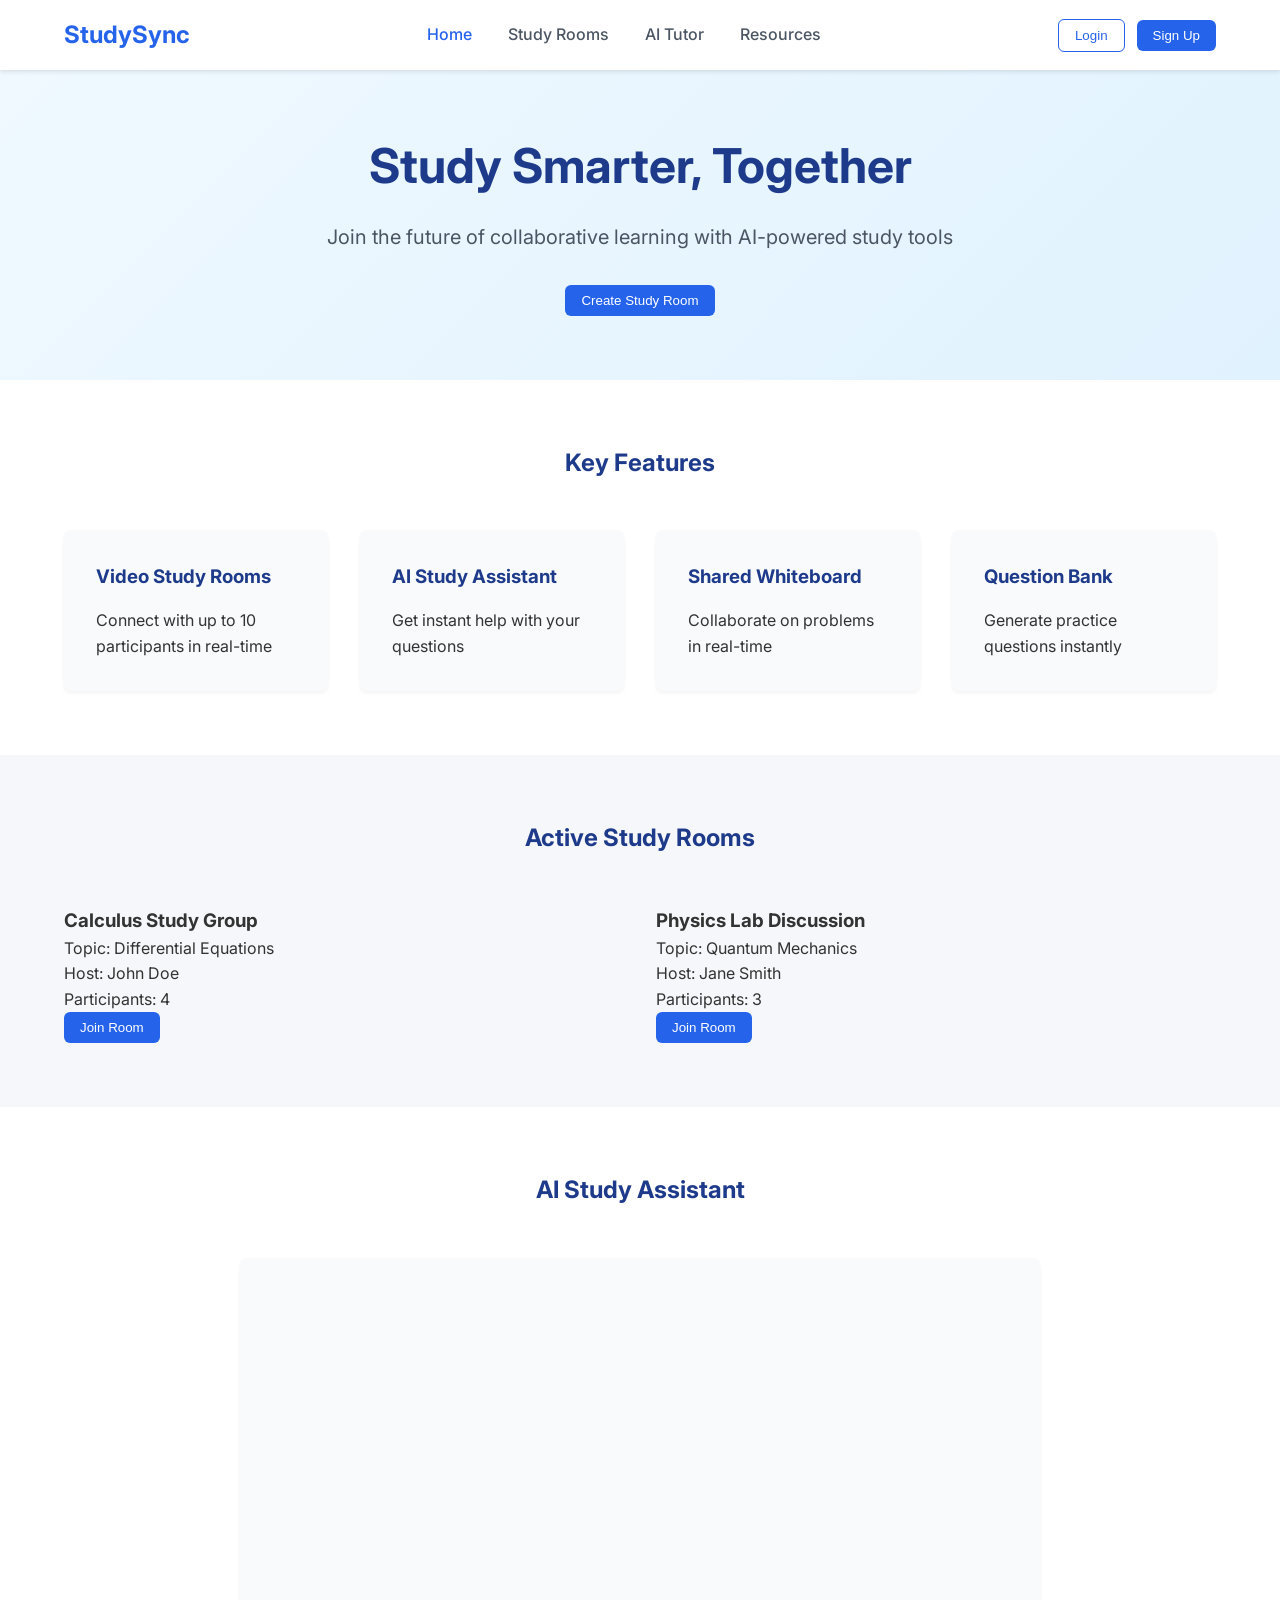
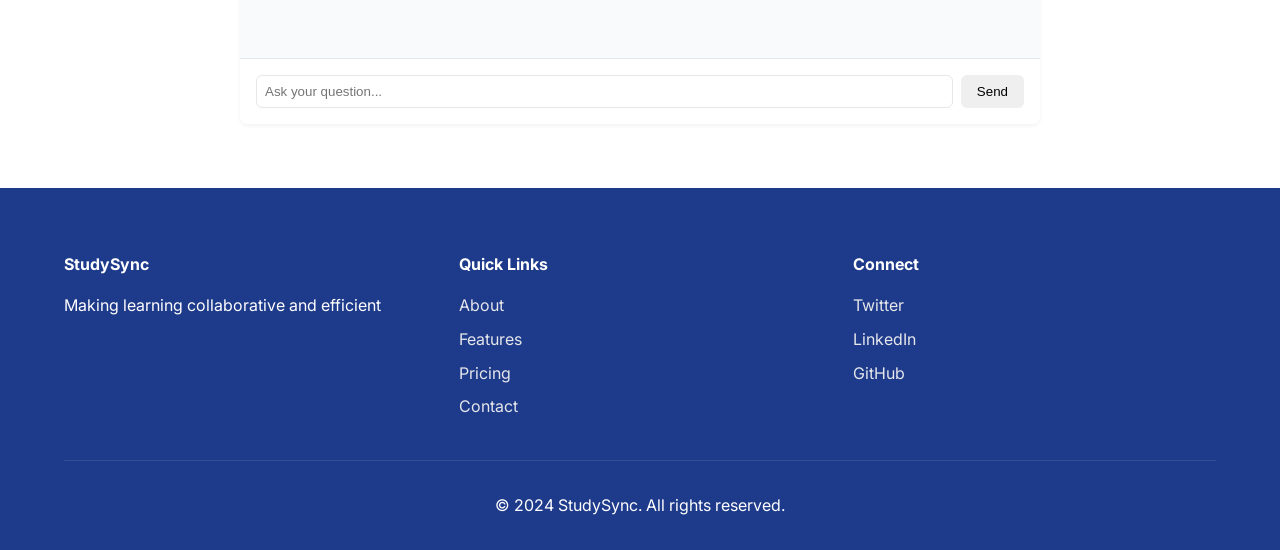
<file: projects_source/studysync-learning/frontend/index.html>
<!DOCTYPE html>
<html lang="en">
<head>
    <meta charset="UTF-8">
    <meta name="viewport" content="width=device-width, initial-scale=1.0">
    <title>StudySync - AI-Powered Group Study Hub</title>
    <link rel="stylesheet" href="css/style.css">
    <link href="https://fonts.googleapis.com/css2?family=Inter:wght@400;500;600;700&display=swap" rel="stylesheet">
</head>
<body>
    <nav class="navbar">
        <div class="logo">StudySync</div>
        <div class="nav-links">
            <a href="#" class="active">Home</a>
            <a href="#study-rooms">Study Rooms</a>
            <a href="#ai-tutor">AI Tutor</a>
            <a href="#resources">Resources</a>
        </div>
        <div class="auth-buttons">
            <button class="btn btn-login">Login</button>
            <button class="btn btn-signup">Sign Up</button>
        </div>
    </nav>

    <main>
        <section class="hero">
            <h1>Study Smarter, Together</h1>
            <p>Join the future of collaborative learning with AI-powered study tools</p>
            <button class="btn btn-primary">Create Study Room</button>
        </section>

        <section id="features" class="features">
            <h2>Key Features</h2>
            <div class="feature-grid">
                <div class="feature-card">
                    <h3>Video Study Rooms</h3>
                    <p>Connect with up to 10 participants in real-time</p>
                </div>
                <div class="feature-card">
                    <h3>AI Study Assistant</h3>
                    <p>Get instant help with your questions</p>
                </div>
                <div class="feature-card">
                    <h3>Shared Whiteboard</h3>
                    <p>Collaborate on problems in real-time</p>
                </div>
                <div class="feature-card">
                    <h3>Question Bank</h3>
                    <p>Generate practice questions instantly</p>
                </div>
            </div>
        </section>

        <section id="study-rooms" class="study-rooms">
            <h2>Active Study Rooms</h2>
            <div class="room-grid">
                <!-- Study rooms will be dynamically added here -->
            </div>
        </section>

        <section id="ai-tutor" class="ai-tutor">
            <h2>AI Study Assistant</h2>
            <div class="chat-container">
                <div class="chat-messages">
                    <!-- Chat messages will appear here -->
                </div>
                <div class="chat-input">
                    <input type="text" placeholder="Ask your question...">
                    <button class="btn btn-send">Send</button>
                </div>
            </div>
        </section>
    </main>

    <footer>
        <div class="footer-content">
            <div class="footer-section">
                <h4>StudySync</h4>
                <p>Making learning collaborative and efficient</p>
            </div>
            <div class="footer-section">
                <h4>Quick Links</h4>
                <a href="#">About</a>
                <a href="#">Features</a>
                <a href="#">Pricing</a>
                <a href="#">Contact</a>
            </div>
            <div class="footer-section">
                <h4>Connect</h4>
                <a href="#">Twitter</a>
                <a href="#">LinkedIn</a>
                <a href="#">GitHub</a>
            </div>
        </div>
        <div class="footer-bottom">
            <p>&copy; 2024 StudySync. All rights reserved.</p>
        </div>
    </footer>

    <script src="js/main.js"></script>
</body>
</html>
</file>
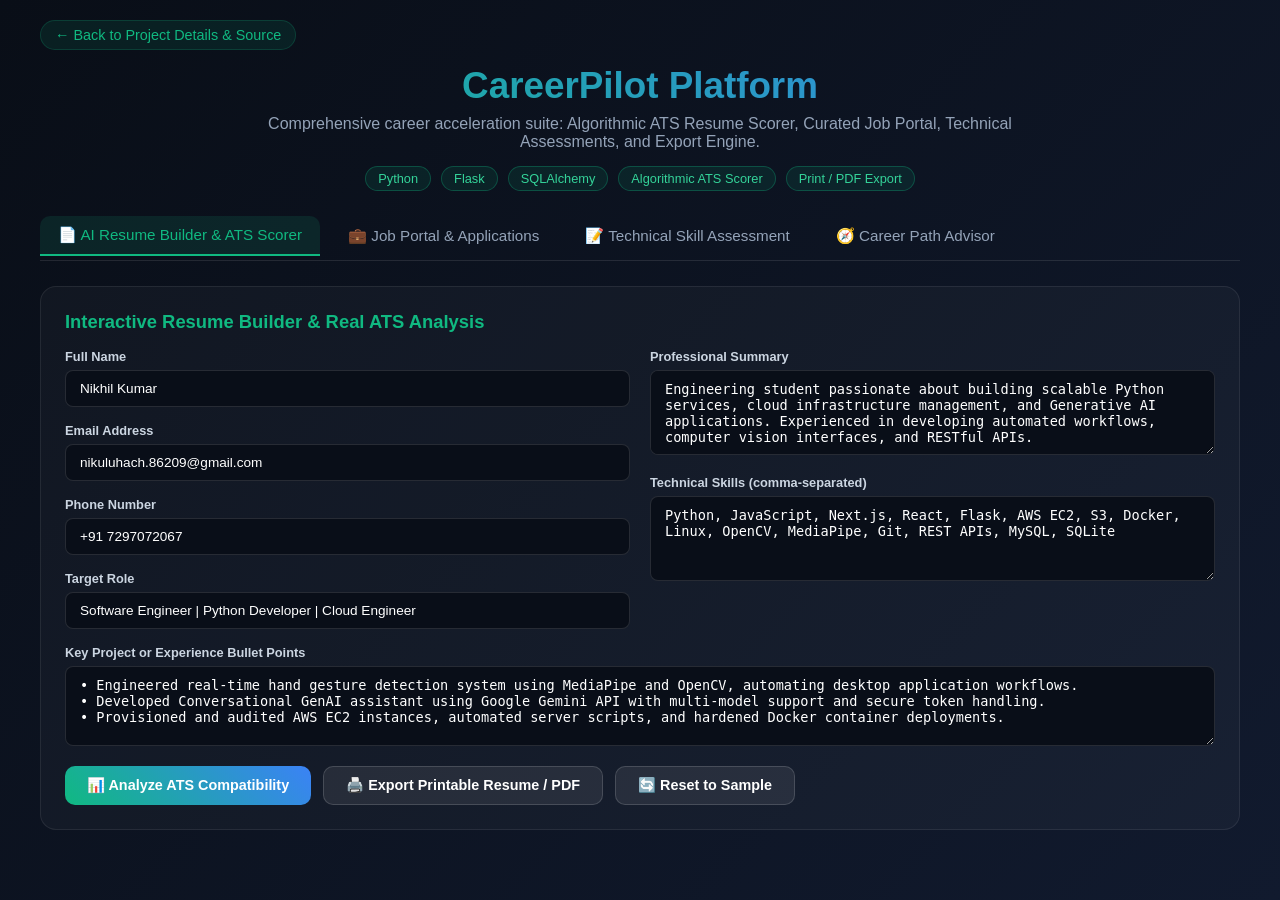
<file: public/projects/careerpilot-platform/index.html>
<!DOCTYPE html>
<html lang="en">
<head>
    <meta charset="UTF-8">
    <meta name="viewport" content="width=device-width, initial-scale=1.0">
    <title>CareerPilot Platform — Interactive Web Demo</title>
    <style>
        * {
            margin: 0;
            padding: 0;
            box-sizing: border-box;
        }
        
        body {
            font-family: -apple-system, BlinkMacSystemFont, 'Segoe UI', Roboto, Helvetica, Arial, sans-serif;
            background: linear-gradient(135deg, #090e17 0%, #111a2e 100%);
            color: #ffffff;
            min-height: 100vh;
            padding: 20px;
        }
        
        .container {
            max-width: 1200px;
            margin: 0 auto;
        }

        .back-nav {
            display: inline-flex;
            align-items: center;
            gap: 6px;
            color: #10b981;
            text-decoration: none;
            font-size: 0.9rem;
            margin-bottom: 15px;
            padding: 6px 14px;
            background: rgba(16, 185, 129, 0.1);
            border: 1px solid rgba(16, 185, 129, 0.2);
            border-radius: 20px;
            transition: all 0.2s;
        }
        .back-nav:hover {
            background: rgba(16, 185, 129, 0.2);
        }
        
        .header {
            text-align: center;
            margin-bottom: 25px;
        }
        
        .header h1 {
            font-size: 2.3rem;
            margin-bottom: 8px;
            background: linear-gradient(45deg, #10b981, #3b82f6);
            -webkit-background-clip: text;
            -webkit-text-fill-color: transparent;
        }
        
        .header p {
            color: #94a3b8;
            font-size: 1rem;
            max-width: 800px;
            margin: 0 auto;
        }
        
        .badges-bar {
            display: flex;
            gap: 10px;
            justify-content: center;
            margin: 15px 0;
            flex-wrap: wrap;
        }
        
        .tech-badge {
            background: rgba(16, 185, 129, 0.1);
            border: 1px solid rgba(16, 185, 129, 0.3);
            padding: 4px 12px;
            border-radius: 20px;
            font-size: 0.8rem;
            color: #34d399;
        }

        /* Navigation Tabs */
        .tabs-nav {
            display: flex;
            gap: 10px;
            border-bottom: 1px solid rgba(255, 255, 255, 0.1);
            margin-bottom: 25px;
            overflow-x: auto;
            padding-bottom: 4px;
        }

        .tab-btn {
            background: transparent;
            border: none;
            color: #94a3b8;
            padding: 10px 18px;
            border-radius: 10px 10px 0 0;
            font-size: 0.95rem;
            font-weight: 500;
            cursor: pointer;
            transition: all 0.2s;
            display: flex;
            align-items: center;
            gap: 8px;
            white-space: nowrap;
        }
        .tab-btn:hover {
            color: #ffffff;
            background: rgba(255, 255, 255, 0.04);
        }
        .tab-btn.active {
            color: #10b981;
            background: rgba(16, 185, 129, 0.12);
            border-bottom: 2px solid #10b981;
        }

        .tab-pane {
            display: none;
            animation: fadeIn 0.3s ease;
        }
        .tab-pane.active {
            display: block;
        }

        @keyframes fadeIn {
            from { opacity: 0; transform: translateY(6px); }
            to { opacity: 1; transform: translateY(0); }
        }

        .card {
            background: rgba(255, 255, 255, 0.03);
            border: 1px solid rgba(255, 255, 255, 0.08);
            border-radius: 16px;
            padding: 24px;
            margin-bottom: 20px;
        }

        /* Form Styles */
        .grid-2 {
            display: grid;
            grid-template-columns: 1fr 1fr;
            gap: 20px;
        }
        @media (max-width: 800px) {
            .grid-2 { grid-template-columns: 1fr; }
        }

        .form-group {
            margin-bottom: 16px;
        }
        .form-group label {
            display: block;
            font-size: 0.8rem;
            font-weight: 600;
            color: #cbd5e1;
            margin-bottom: 6px;
        }
        .form-control {
            width: 100%;
            background: #090e18;
            border: 1px solid rgba(255, 255, 255, 0.12);
            border-radius: 8px;
            padding: 10px 14px;
            color: #ffffff;
            font-size: 0.85rem;
            outline: none;
            transition: border-color 0.2s;
        }
        .form-control:focus {
            border-color: #10b981;
        }
        textarea.form-control {
            resize: vertical;
            min-height: 85px;
        }

        .btn {
            background: linear-gradient(45deg, #10b981, #3b82f6);
            border: none;
            color: white;
            padding: 10px 22px;
            border-radius: 10px;
            font-size: 0.9rem;
            font-weight: 600;
            cursor: pointer;
            transition: all 0.2s;
            display: inline-flex;
            align-items: center;
            gap: 8px;
        }
        .btn:hover {
            transform: translateY(-2px);
            box-shadow: 0 4px 15px rgba(16, 185, 129, 0.3);
        }
        .btn-secondary {
            background: rgba(255, 255, 255, 0.08);
            border: 1px solid rgba(255, 255, 255, 0.15);
        }
        .btn-secondary:hover {
            background: rgba(255, 255, 255, 0.15);
            box-shadow: none;
        }

        /* ATS Score Widget */
        .score-widget {
            background: #08111e;
            border: 1px solid rgba(16, 185, 129, 0.3);
            border-radius: 14px;
            padding: 20px;
            margin-top: 20px;
            display: flex;
            align-items: center;
            gap: 24px;
            flex-wrap: wrap;
        }
        .score-dial {
            width: 90px;
            height: 90px;
            border-radius: 50%;
            border: 6px solid #10b981;
            display: flex;
            flex-direction: column;
            align-items: center;
            justify-content: center;
            font-weight: 800;
            font-size: 1.6rem;
            color: #34d399;
            flex-shrink: 0;
        }
        .score-dial span {
            font-size: 0.65rem;
            font-weight: 500;
            color: #94a3b8;
            margin-top: -3px;
        }
        .score-details {
            flex: 1;
            min-width: 250px;
        }
        .score-details h4 {
            font-size: 1.05rem;
            color: #ffffff;
            margin-bottom: 4px;
        }
        .score-breakdown-list {
            font-size: 0.8rem;
            color: #94a3b8;
            margin-top: 6px;
            line-height: 1.6;
        }

        /* Job Portal Styles */
        .job-card {
            background: rgba(255, 255, 255, 0.02);
            border: 1px solid rgba(255, 255, 255, 0.06);
            border-radius: 12px;
            padding: 16px 20px;
            margin-bottom: 12px;
            display: flex;
            align-items: center;
            justify-content: space-between;
            flex-wrap: wrap;
            gap: 12px;
            transition: all 0.2s;
        }
        .job-card:hover {
            border-color: rgba(59, 130, 246, 0.4);
            background: rgba(59, 130, 246, 0.04);
        }
        .job-info h4 {
            font-size: 1rem;
            color: #ffffff;
            margin-bottom: 3px;
        }
        .job-company {
            font-size: 0.8rem;
            color: #60a5fa;
            margin-bottom: 6px;
        }
        .job-tags {
            display: flex;
            gap: 6px;
            flex-wrap: wrap;
        }
        .job-tag {
            background: rgba(255, 255, 255, 0.06);
            padding: 2px 8px;
            border-radius: 6px;
            font-size: 0.75rem;
            color: #94a3b8;
        }
        .applied-badge {
            font-size: 0.75rem;
            color: #34d399;
            background: rgba(16, 185, 129, 0.15);
            padding: 4px 10px;
            border-radius: 12px;
            border: 1px solid rgba(16, 185, 129, 0.3);
        }

        /* Quiz Styles */
        .quiz-question-box {
            background: #090e18;
            border: 1px solid rgba(255, 255, 255, 0.1);
            border-radius: 12px;
            padding: 20px;
            margin-bottom: 16px;
        }
        .quiz-title {
            font-size: 0.95rem;
            font-weight: 600;
            color: #ffffff;
            margin-bottom: 12px;
        }
        .quiz-option {
            display: block;
            background: rgba(255, 255, 255, 0.04);
            border: 1px solid rgba(255, 255, 255, 0.08);
            border-radius: 8px;
            padding: 10px 14px;
            margin-bottom: 8px;
            font-size: 0.85rem;
            cursor: pointer;
            transition: all 0.2s;
        }
        .quiz-option:hover {
            border-color: #3b82f6;
            background: rgba(59, 130, 246, 0.08);
        }
        .quiz-option.selected {
            border-color: #10b981;
            background: rgba(16, 185, 129, 0.15);
            color: #34d399;
        }

        /* Resume Print Preview modal */
        #resumePreviewModal {
            display: none;
            position: fixed;
            top: 0; left: 0; right: 0; bottom: 0;
            background: rgba(0,0,0,0.8);
            z-index: 1000;
            overflow-y: auto;
            padding: 30px 20px;
        }
        .resume-paper {
            max-width: 800px;
            margin: 0 auto;
            background: #ffffff;
            color: #111827;
            padding: 40px;
            border-radius: 8px;
            font-family: 'Times New Roman', Times, serif;
            box-shadow: 0 10px 30px rgba(0,0,0,0.5);
        }
    </style>
</head>
<body>
    <div class="container">
        <a href="/projects/careerpilot-platform" class="back-nav">
            ← Back to Project Details & Source
        </a>

        <div class="header">
            <h1>CareerPilot Platform</h1>
            <p>Comprehensive career acceleration suite: Algorithmic ATS Resume Scorer, Curated Job Portal, Technical Assessments, and Export Engine.</p>
            <div class="badges-bar">
                <span class="tech-badge">Python</span>
                <span class="tech-badge">Flask</span>
                <span class="tech-badge">SQLAlchemy</span>
                <span class="tech-badge">Algorithmic ATS Scorer</span>
                <span class="tech-badge">Print / PDF Export</span>
            </div>
        </div>

        <!-- Navigation Tabs -->
        <div class="tabs-nav">
            <button class="tab-btn active" onclick="switchTab('tabResume')">
                <span>📄 AI Resume Builder & ATS Scorer</span>
            </button>
            <button class="tab-btn" onclick="switchTab('tabJobs')">
                <span>💼 Job Portal & Applications</span>
            </button>
            <button class="tab-btn" onclick="switchTab('tabQuiz')">
                <span>📝 Technical Skill Assessment</span>
            </button>
            <button class="tab-btn" onclick="switchTab('tabGuidance')">
                <span>🧭 Career Path Advisor</span>
            </button>
        </div>

        <!-- TAB 1: RESUME BUILDER & ATS SCORER -->
        <div id="tabResume" class="tab-pane active">
            <div class="card">
                <h3 style="font-size: 1.15rem; margin-bottom: 16px; color: #10b981;">
                    Interactive Resume Builder & Real ATS Analysis
                </h3>

                <div class="grid-2">
                    <div>
                        <div class="form-group">
                            <label>Full Name</label>
                            <input type="text" id="rName" class="form-control" value="Nikhil Kumar" placeholder="Your Name" />
                        </div>
                        <div class="form-group">
                            <label>Email Address</label>
                            <input type="email" id="rEmail" class="form-control" value="nikuluhach.86209@gmail.com" placeholder="email@example.com" />
                        </div>
                        <div class="form-group">
                            <label>Phone Number</label>
                            <input type="tel" id="rPhone" class="form-control" value="+91 7297072067" placeholder="+1 555-0123" />
                        </div>
                        <div class="form-group">
                            <label>Target Role</label>
                            <input type="text" id="rRole" class="form-control" value="Software Engineer | Python Developer | Cloud Engineer" placeholder="Target Title" />
                        </div>
                    </div>

                    <div>
                        <div class="form-group">
                            <label>Professional Summary</label>
                            <textarea id="rSummary" class="form-control" placeholder="Brief career overview...">Engineering student passionate about building scalable Python services, cloud infrastructure management, and Generative AI applications. Experienced in developing automated workflows, computer vision interfaces, and RESTful APIs.</textarea>
                        </div>
                        <div class="form-group">
                            <label>Technical Skills (comma-separated)</label>
                            <textarea id="rSkills" class="form-control" placeholder="Skills list...">Python, JavaScript, Next.js, React, Flask, AWS EC2, S3, Docker, Linux, OpenCV, MediaPipe, Git, REST APIs, MySQL, SQLite</textarea>
                        </div>
                    </div>
                </div>

                <div class="form-group">
                    <label>Key Project or Experience Bullet Points</label>
                    <textarea id="rExp" class="form-control" style="min-height: 80px;" placeholder="Action verb bullet points...">• Engineered real-time hand gesture detection system using MediaPipe and OpenCV, automating desktop application workflows.
• Developed Conversational GenAI assistant using Google Gemini API with multi-model support and secure token handling.
• Provisioned and audited AWS EC2 instances, automated server scripts, and hardened Docker container deployments.</textarea>
                </div>

                <div style="display: flex; gap: 12px; flex-wrap: wrap;">
                    <button class="btn" onclick="calculateATSScore()">
                        <span>📊 Analyze ATS Compatibility</span>
                    </button>
                    <button class="btn btn-secondary" onclick="openPrintPreview()">
                        <span>🖨️ Export Printable Resume / PDF</span>
                    </button>
                    <button class="btn btn-secondary" onclick="resetResumeFields()">
                        <span>🔄 Reset to Sample</span>
                    </button>
                </div>

                <!-- ATS Scorecard -->
                <div id="atsScorecard" class="score-widget" style="display: none;">
                    <div class="score-dial" id="scoreDial">
                        <span id="scoreValue">88</span>
                        <span>/ 100</span>
                    </div>
                    <div class="score-details">
                        <h4 id="scoreStatus">Great ATS Readiness!</h4>
                        <div class="score-breakdown-list" id="scoreFeedback">
                            <!-- Injected by calculateATSScore -->
                        </div>
                    </div>
                </div>
            </div>
        </div>

        <!-- TAB 2: JOB PORTAL -->
        <div id="tabJobs" class="tab-pane">
            <div class="card">
                <div style="display: flex; justify-content: space-between; align-items: center; margin-bottom: 20px; flex-wrap: wrap; gap: 10px;">
                    <h3 style="font-size: 1.15rem; color: #38bdf8;">
                        Curated Tech Jobs & Application Tracker
                    </h3>
                    <div style="display: flex; gap: 8px;">
                        <input type="text" id="jobSearchInput" class="form-control" placeholder="Filter by skill (Python, Cloud, React)..." style="width: 260px;" oninput="filterJobs()" />
                    </div>
                </div>

                <div id="jobsList">
                    <!-- Jobs populated by JavaScript -->
                </div>
            </div>
        </div>

        <!-- TAB 3: TECHNICAL QUIZ ASSESSMENT -->
        <div id="tabQuiz" class="tab-pane">
            <div class="card">
                <div style="display: flex; justify-content: space-between; align-items: center; margin-bottom: 20px; flex-wrap: wrap; gap: 10px;">
                    <div>
                        <h3 style="font-size: 1.15rem; color: #a78bfa;">Technical Evaluation Quiz</h3>
                        <p style="font-size: 0.8rem; color: #94a3b8;">Test your CS, Python, and Cloud fundamentals</p>
                    </div>
                    <span id="quizScoreBadge" style="font-size: 0.85rem; padding: 4px 12px; background: rgba(167, 139, 250, 0.15); border: 1px solid rgba(167, 139, 250, 0.3); border-radius: 12px; color: #c4b5fd;">
                        Progress: 0 / 4 Completed
                    </span>
                </div>

                <div id="quizContainer">
                    <!-- Questions populated by JS -->
                </div>

                <div style="margin-top: 15px;">
                    <button class="btn" onclick="submitQuiz()">Submit Assessment</button>
                    <button class="btn btn-secondary" onclick="resetQuiz()">Reset Quiz</button>
                </div>
                <div id="quizResults" style="display: none; margin-top: 20px; padding: 15px; border-radius: 10px; background: #08121f; border: 1px solid #10b981;"></div>
            </div>
        </div>

        <!-- TAB 4: CAREER GUIDANCE -->
        <div id="tabGuidance" class="tab-pane">
            <div class="card">
                <h3 style="font-size: 1.15rem; margin-bottom: 12px; color: #f59e0b;">
                    🧭 Career Track Roadmap Advisor
                </h3>
                <p style="font-size: 0.85rem; color: #94a3b8; margin-bottom: 20px;">
                    Select your target specialization to see recommended learning milestones, production projects, and interview focus areas.
                </p>

                <div style="display: flex; gap: 10px; flex-wrap: wrap; margin-bottom: 20px;">
                    <button class="btn btn-secondary" onclick="showTrack('devops')">☁️ Cloud & DevOps Engineer</button>
                    <button class="btn btn-secondary" onclick="showTrack('python')">🐍 Python / Backend Specialist</button>
                    <button class="btn btn-secondary" onclick="showTrack('genai')">🤖 Generative AI & Automation</button>
                    <button class="btn btn-secondary" onclick="showTrack('fullstack')">⚡ Full-Stack Web Developer</button>
                </div>

                <div id="trackContent" style="background: #090f1d; border: 1px solid rgba(255,255,255,0.08); border-radius: 12px; padding: 20px;">
                    <!-- Track Details -->
                </div>
            </div>
        </div>
    </div>

    <!-- Resume Print Preview Modal -->
    <div id="resumePreviewModal">
        <div style="max-width: 800px; margin: 0 auto 15px auto; display: flex; justify-content: space-between; align-items: center;">
            <button class="btn" onclick="window.print()">🖨️ Print to PDF</button>
            <button class="btn btn-secondary" onclick="closePrintPreview()">✕ Close Preview</button>
        </div>
        <div class="resume-paper" id="printableResume">
            <!-- Populated on open -->
        </div>
    </div>

    <script>
        function switchTab(tabId) {
            document.querySelectorAll('.tab-pane').forEach(el => el.classList.remove('active'));
            document.querySelectorAll('.tab-btn').forEach(el => el.classList.remove('active'));
            
            document.getElementById(tabId).classList.add('active');
            event.currentTarget.classList.add('active');
        }

        // --- TAB 1: REAL ATS SCORING ALGORITHM ---
        function calculateATSScore() {
            const name = document.getElementById('rName').value.trim();
            const email = document.getElementById('rEmail').value.trim();
            const phone = document.getElementById('rPhone').value.trim();
            const role = document.getElementById('rRole').value.trim();
            const summary = document.getElementById('rSummary').value.trim();
            const skills = document.getElementById('rSkills').value.trim();
            const exp = document.getElementById('rExp').value.trim();

            let score = 0;
            const feedback = [];

            // 1. Contact Completeness (20 pts)
            if (name.length > 2) score += 5; else feedback.push('❌ Add full name.');
            if (/\S+@\S+\.\S+/.test(email)) { score += 10; } else { feedback.push('❌ Enter a valid email address.'); }
            if (phone.length >= 8) score += 5; else feedback.push('❌ Add a contact telephone number.');

            // 2. Target Role & Summary (20 pts)
            if (role.length > 5) score += 5; else feedback.push('⚠️ Specify a distinct target job title.');
            const summaryWords = summary.split(/\s+/).filter(Boolean).length;
            if (summaryWords >= 20 && summaryWords <= 80) {
                score += 15;
            } else if (summaryWords > 5) {
                score += 8;
                feedback.push('⚠️ Summary length is short. Aim for 30–60 words highlighting core strengths.');
            } else {
                feedback.push('❌ Add a comprehensive professional summary.');
            }

            // 3. Technical Skills Keyword Density (30 pts)
            const techKeywords = ['python', 'javascript', 'next.js', 'react', 'aws', 'docker', 'linux', 'sql', 'git', 'api', 'fastapi', 'flask'];
            const lowerSkills = skills.toLowerCase();
            let matches = 0;
            techKeywords.forEach(k => {
                if (lowerSkills.includes(k)) matches++;
            });
            const skillScore = Math.min(30, matches * 4);
            score += skillScore;
            if (matches < 5) feedback.push(`⚠️ Found only ${matches} industry core keywords. Consider adding tools like Docker, Git, AWS, or REST APIs.`);

            // 4. Action Verbs in Experience (30 pts)
            const actionVerbs = ['engineered', 'developed', 'architected', 'built', 'automated', 'implemented', 'optimized', 'designed', 'managed', 'configured'];
            const lowerExp = exp.toLowerCase();
            let verbMatches = 0;
            actionVerbs.forEach(v => {
                if (lowerExp.includes(v)) verbMatches++;
            });
            const expScore = Math.min(30, verbMatches * 6);
            score += expScore;
            if (verbMatches < 3) feedback.push('⚠️ Use strong action verbs in your bullet points (e.g., "Engineered", "Automated", "Architected").');

            // Render Results
            const scorecard = document.getElementById('atsScorecard');
            const scoreValue = document.getElementById('scoreValue');
            const scoreStatus = document.getElementById('scoreStatus');
            const scoreFeedback = document.getElementById('scoreFeedback');

            scoreValue.textContent = score;
            scorecard.style.display = 'flex';

            if (score >= 80) {
                scoreStatus.textContent = '🟢 Excellent ATS Readiness!';
                scoreStatus.style.color = '#34d399';
            } else if (score >= 60) {
                scoreStatus.textContent = '🟡 Moderate ATS Compatibility — Action Items Below';
                scoreStatus.style.color = '#facc15';
            } else {
                scoreStatus.textContent = '🔴 Low ATS Score — Missing Critical Sections';
                scoreStatus.style.color = '#f87171';
            }

            if (feedback.length === 0) {
                scoreFeedback.innerHTML = '✅ All core ATS heuristics verified: Strong keyword density, valid contact tokens, and action-verb metrics.';
            } else {
                scoreFeedback.innerHTML = feedback.map(f => `<div>${f}</div>`).join('');
            }
        }

        function resetResumeFields() {
            document.getElementById('rName').value = 'Nikhil Kumar';
            document.getElementById('rEmail').value = 'nikuluhach.86209@gmail.com';
            document.getElementById('rPhone').value = '+91 7297072067';
            document.getElementById('rRole').value = 'Software Engineer | Python Developer | Cloud Engineer';
            document.getElementById('rSummary').value = 'Engineering student passionate about building scalable Python services, cloud infrastructure management, and Generative AI applications.';
            document.getElementById('rSkills').value = 'Python, JavaScript, Next.js, React, Flask, AWS EC2, S3, Docker, Linux, OpenCV, MediaPipe, Git, REST APIs, MySQL, SQLite';
            document.getElementById('rExp').value = '• Engineered real-time hand gesture detection system using MediaPipe and OpenCV.\n• Developed Conversational GenAI assistant using Google Gemini API.\n• Provisioned and audited AWS EC2 instances and automated Docker deployments.';
            document.getElementById('atsScorecard').style.display = 'none';
        }

        function openPrintPreview() {
            const name = document.getElementById('rName').value;
            const email = document.getElementById('rEmail').value;
            const phone = document.getElementById('rPhone').value;
            const role = document.getElementById('rRole').value;
            const summary = document.getElementById('rSummary').value;
            const skills = document.getElementById('rSkills').value;
            const exp = document.getElementById('rExp').value;

            const html = `
                <div style="text-align: center; border-bottom: 2px solid #333; padding-bottom: 12px; margin-bottom: 16px;">
                    <h1 style="font-size: 24px; margin-bottom: 4px; text-transform: uppercase;">${name}</h1>
                    <div style="font-size: 13px; font-weight: bold; margin-bottom: 4px;">${role}</div>
                    <div style="font-size: 12px; color: #444;">${email} | ${phone} | Jaipur, Rajasthan, India</div>
                </div>
                <div style="margin-bottom: 14px;">
                    <h3 style="font-size: 13px; border-bottom: 1px solid #777; text-transform: uppercase; margin-bottom: 6px;">Professional Summary</h3>
                    <p style="font-size: 12px; line-height: 1.5;">${summary}</p>
                </div>
                <div style="margin-bottom: 14px;">
                    <h3 style="font-size: 13px; border-bottom: 1px solid #777; text-transform: uppercase; margin-bottom: 6px;">Technical Skills</h3>
                    <p style="font-size: 12px; line-height: 1.5;">${skills}</p>
                </div>
                <div style="margin-bottom: 14px;">
                    <h3 style="font-size: 13px; border-bottom: 1px solid #777; text-transform: uppercase; margin-bottom: 6px;">Experience & Projects</h3>
                    <div style="font-size: 12px; line-height: 1.6; white-space: pre-line;">${exp}</div>
                </div>
            `;

            document.getElementById('printableResume').innerHTML = html;
            document.getElementById('resumePreviewModal').style.display = 'block';
        }

        function closePrintPreview() {
            document.getElementById('resumePreviewModal').style.display = 'none';
        }

        // --- TAB 2: JOB PORTAL WITH APPLICATION TRACKER ---
        const sampleJobs = [
            { id: 1, title: 'Python Backend Engineer', company: 'CloudScale Technologies', type: 'Full-time', location: 'Remote / Bengaluru', skills: ['Python', 'Flask', 'REST APIs', 'PostgreSQL'], applied: false },
            { id: 2, title: 'DevOps & Cloud Associate', company: 'Infracore Systems', type: 'Full-time', location: 'Remote / Delhi NCR', skills: ['AWS', 'Docker', 'Linux', 'CI/CD'], applied: false },
            { id: 3, title: 'Generative AI Developer', company: 'NextGen AI Labs', type: 'Internship', location: 'Remote', skills: ['Gemini API', 'Python', 'Streamlit', 'NLP'], applied: false },
            { id: 4, title: 'Full Stack Next.js Engineer', company: 'Pulse Interactive', type: 'Full-time', location: 'Remote / Jaipur', skills: ['Next.js', 'React', 'Tailwind CSS', 'TypeScript'], applied: false },
            { id: 5, title: 'Computer Vision Research Intern', company: 'Acuity Vision', type: 'Internship', location: 'Remote', skills: ['OpenCV', 'MediaPipe', 'Python'], applied: false }
        ];

        function renderJobs(list) {
            const container = document.getElementById('jobsList');
            container.innerHTML = list.map(job => `
                <div class="job-card">
                    <div class="job-info">
                        <h4>${job.title}</h4>
                        <div class="job-company">${job.company} • ${job.location} • <span style="color: #cbd5e1;">${job.type}</span></div>
                        <div class="job-tags">
                            ${job.skills.map(s => `<span class="job-tag">${s}</span>`).join('')}
                        </div>
                    </div>
                    <div>
                        ${job.applied 
                            ? `<span class="applied-badge">✓ Application Submitted</span>` 
                            : `<button class="btn btn-secondary" onclick="applyToJob(${job.id})" style="font-size: 0.8rem; padding: 6px 14px;">Apply Now</button>`
                        }
                    </div>
                </div>
            `).join('');
        }

        function filterJobs() {
            const q = document.getElementById('jobSearchInput').value.toLowerCase();
            const filtered = sampleJobs.filter(j => 
                j.title.toLowerCase().includes(q) || 
                j.company.toLowerCase().includes(q) ||
                j.skills.some(s => s.toLowerCase().includes(q))
            );
            renderJobs(filtered);
        }

        function applyToJob(id) {
            const job = sampleJobs.find(j => j.id === id);
            if (job) {
                job.applied = true;
                filterJobs();
            }
        }

        // --- TAB 3: TECHNICAL QUIZ ---
        const quizData = [
            {
                q: '1. In Python, what does the __init__ method do in a class definition?',
                options: ['Initializes a new instance of the class (constructor)', 'Destroys the object on garbage collection', 'Compiles bytecode to machine language', 'Imports external package modules'],
                correct: 0,
                explanation: '__init__ is the initializer / constructor executed automatically when a new class instance is created.'
            },
            {
                q: '2. Which AWS service provides virtual server computing instances in the cloud?',
                options: ['Amazon S3', 'Amazon EC2', 'Amazon IAM', 'Amazon CloudFront'],
                correct: 1,
                explanation: 'Amazon EC2 (Elastic Compute Cloud) provides scalable virtual servers.'
            },
            {
                q: '3. What is the primary purpose of CSRF tokens in web frameworks like Flask and Django?',
                options: ['Compress static assets', 'Prevent cross-site request forgery attacks', 'Encrypt database columns at rest', 'Generate sitemap XML files'],
                correct: 1,
                explanation: 'CSRF tokens ensure that requests originate from the authenticated user on the legitimate site, blocking malicious third-party cross-site submissions.'
            },
            {
                q: '4. In Next.js 14 App Router, what does "use client" at the top of a file indicate?',
                options: ['Marks the component and its children for client-side React rendering', 'Runs the file as a serverless database function', 'Restricts the route to mobile devices only', 'Enables CSS-in-JS compilation'],
                correct: 0,
                explanation: '"use client" establishes the boundary between Server Components and Client Components in React.'
            }
        ];

        let userAnswers = {};

        function renderQuiz() {
            const container = document.getElementById('quizContainer');
            container.innerHTML = quizData.map((item, qIdx) => `
                <div class="quiz-question-box">
                    <div class="quiz-title">${item.q}</div>
                    <div>
                        ${item.options.map((opt, oIdx) => `
                            <div class="quiz-option ${userAnswers[qIdx] === oIdx ? 'selected' : ''}" onclick="selectAnswer(${qIdx}, ${oIdx})">
                                ${opt}
                            </div>
                        `).join('')}
                    </div>
                </div>
            `).join('');

            const count = Object.keys(userAnswers).length;
            document.getElementById('quizScoreBadge').textContent = `Progress: ${count} / ${quizData.length} Completed`;
        }

        function selectAnswer(qIdx, oIdx) {
            userAnswers[qIdx] = oIdx;
            renderQuiz();
        }

        function submitQuiz() {
            const total = quizData.length;
            let correctCount = 0;
            const breakdown = [];

            quizData.forEach((item, idx) => {
                const userChoice = userAnswers[idx];
                const isCorrect = userChoice === item.correct;
                if (isCorrect) correctCount++;
                breakdown.push(`
                    <div style="margin-bottom: 8px;">
                        <strong>${item.q}</strong><br>
                        ${isCorrect 
                            ? `<span style="color: #34d399;">✓ Correct!</span>` 
                            : `<span style="color: #f87171;">✕ Incorrect. Correct answer: ${item.options[item.correct]}</span>`
                        }
                        <div style="color: #94a3b8; font-size: 0.75rem;">${item.explanation}</div>
                    </div>
                `);
            });

            const percent = Math.round((correctCount / total) * 100);
            const resultsBox = document.getElementById('quizResults');
            resultsBox.style.display = 'block';
            resultsBox.innerHTML = `
                <h4 style="font-size: 1.1rem; color: #ffffff; margin-bottom: 10px;">
                    Quiz Result: ${correctCount} / ${total} (${percent}%)
                </h4>
                <div style="font-size: 0.85rem; line-height: 1.5;">${breakdown.join('')}</div>
            `;
        }

        function resetQuiz() {
            userAnswers = {};
            document.getElementById('quizResults').style.display = 'none';
            renderQuiz();
        }

        // --- TAB 4: CAREER TRACKS ---
        const tracks = {
            devops: {
                title: '☁️ Cloud Infrastructure & DevOps Career Track',
                skills: 'AWS (EC2, S3, IAM, VPC), Docker, Kubernetes, CI/CD (GitHub Actions), Linux Administration, Terraform',
                projects: 'Automated multi-region EC2 disaster recovery orchestrator, Docker container security pipeline, Serverless cost monitor',
                interviewFocus: 'Linux network troubleshooting (iptables, netstat), container lifecycle, IAM security least-privilege, pipeline automation'
            },
            python: {
                title: '🐍 Python Backend Engineer Career Track',
                skills: 'Python 3.12, FastAPI, Flask, SQLAlchemy ORM, PostgreSQL, PyTest, AsyncIO, Celery',
                projects: 'High-throughput REST API gateway with rate-limiting, Distributed background worker system, Automated data scraper pipeline',
                interviewFocus: 'Python data structures (lists vs sets vs dicts internals), decorators, generators, database query optimization'
            },
            genai: {
                title: '🤖 Generative AI & Automation Specialist Career Track',
                skills: 'Google Gemini API, OpenAI API, LangChain, RAG architectures, Streamlit, Vector DBs, Prompt Engineering',
                projects: 'Multi-modal document question-answering tool, Automated code reviewer bot, Smart project ideation chatbot',
                interviewFocus: 'Context window management, temperature & top-p tuning, structured output parsing, token billing optimization'
            },
            fullstack: {
                title: '⚡ Full-Stack Web Developer Career Track',
                skills: 'Next.js 14, React 18, TypeScript, Tailwind CSS, REST & GraphQL APIs, SQLite/PostgreSQL, Authentication',
                projects: 'Production developer portfolio, CareerPilot platform, Collaborative study room hub',
                interviewFocus: 'Server vs Client Component rendering, state management, web vitals optimization, accessible UI design'
            }
        };

        function showTrack(key) {
            const track = tracks[key];
            document.getElementById('trackContent').innerHTML = `
                <h4 style="font-size: 1.1rem; color: #38bdf8; margin-bottom: 8px;">${track.title}</h4>
                <div style="margin-bottom: 10px; font-size: 0.85rem;">
                    <strong style="color: #cbd5e1;">Core Technology Stack:</strong> <span style="color: #94a3b8;">${track.skills}</span>
                </div>
                <div style="margin-bottom: 10px; font-size: 0.85rem;">
                    <strong style="color: #cbd5e1;">Recommended Resume Projects:</strong> <span style="color: #94a3b8;">${track.projects}</span>
                </div>
                <div style="font-size: 0.85rem;">
                    <strong style="color: #cbd5e1;">Key Interview Focus:</strong> <span style="color: #94a3b8;">${track.interviewFocus}</span>
                </div>
            `;
        }

        // Initialize on load
        renderJobs(sampleJobs);
        renderQuiz();
        showTrack('devops');
    </script>
</body>
</html>
</file>
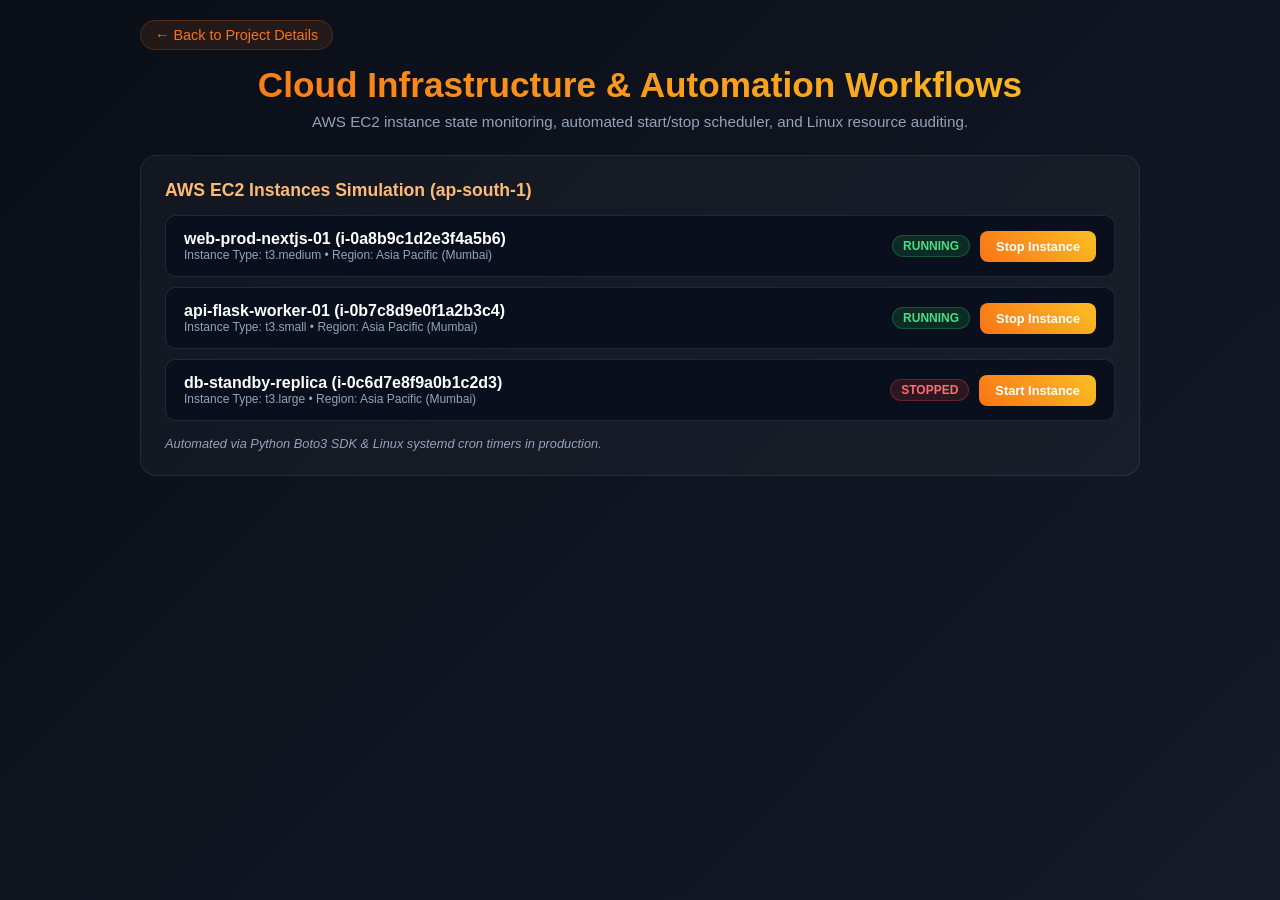
<file: public/projects/cloud-infrastructure-automation/index.html>
<!DOCTYPE html>
<html lang="en">
<head>
    <meta charset="UTF-8">
    <meta name="viewport" content="width=device-width, initial-scale=1.0">
    <title>Cloud Infrastructure & Automation — Web Demo</title>
    <style>
        * { margin: 0; padding: 0; box-sizing: border-box; }
        body {
            font-family: -apple-system, BlinkMacSystemFont, 'Segoe UI', Roboto, sans-serif;
            background: linear-gradient(135deg, #090e17 0%, #151a28 100%);
            color: #ffffff;
            min-height: 100vh;
            padding: 20px;
        }
        .container { max-width: 1000px; margin: 0 auto; }
        .back-nav {
            display: inline-flex;
            align-items: center;
            gap: 6px;
            color: #f97316;
            text-decoration: none;
            font-size: 0.9rem;
            margin-bottom: 15px;
            padding: 6px 14px;
            background: rgba(249, 115, 22, 0.1);
            border: 1px solid rgba(249, 115, 22, 0.2);
            border-radius: 20px;
        }
        .header { text-align: center; margin-bottom: 25px; }
        .header h1 {
            font-size: 2.2rem;
            background: linear-gradient(45deg, #f97316, #fbbf24);
            -webkit-background-clip: text;
            -webkit-text-fill-color: transparent;
            margin-bottom: 8px;
        }
        .header p { color: #94a3b8; font-size: 0.95rem; }
        .card {
            background: rgba(255, 255, 255, 0.03);
            border: 1px solid rgba(255, 255, 255, 0.08);
            border-radius: 16px;
            padding: 24px;
            margin-bottom: 20px;
        }
        .instance-row {
            background: #090f1d;
            border: 1px solid rgba(255, 255, 255, 0.1);
            border-radius: 10px;
            padding: 14px 18px;
            margin-bottom: 10px;
            display: flex;
            justify-content: space-between;
            align-items: center;
            flex-wrap: wrap;
            gap: 10px;
        }
        .status-badge {
            font-size: 0.75rem;
            padding: 3px 10px;
            border-radius: 12px;
            font-weight: bold;
        }
        .status-running { background: rgba(34, 197, 94, 0.15); color: #4ade80; border: 1px solid rgba(34, 197, 94, 0.3); }
        .status-stopped { background: rgba(239, 68, 68, 0.15); color: #f87171; border: 1px solid rgba(239, 68, 68, 0.3); }
        .btn {
            background: linear-gradient(45deg, #f97316, #fbbf24);
            border: none;
            color: white;
            padding: 8px 16px;
            border-radius: 8px;
            font-size: 0.8rem;
            font-weight: 600;
            cursor: pointer;
        }
    </style>
</head>
<body>
    <div class="container">
        <a href="/projects/cloud-infrastructure-automation" class="back-nav">← Back to Project Details</a>
        <div class="header">
            <h1>Cloud Infrastructure & Automation Workflows</h1>
            <p>AWS EC2 instance state monitoring, automated start/stop scheduler, and Linux resource auditing.</p>
        </div>

        <div class="card">
            <h3 style="font-size: 1.1rem; color: #fdba74; margin-bottom: 14px;">AWS EC2 Instances Simulation (ap-south-1)</h3>
            <div id="instancesList"></div>
            <div style="margin-top: 15px; font-size: 0.8rem; color: #94a3b8;">
                <em>Automated via Python Boto3 SDK & Linux systemd cron timers in production.</em>
            </div>
        </div>
    </div>

    <script>
        const instances = [
            { id: 'i-0a8b9c1d2e3f4a5b6', name: 'web-prod-nextjs-01', type: 't3.medium', state: 'running' },
            { id: 'i-0b7c8d9e0f1a2b3c4', name: 'api-flask-worker-01', type: 't3.small', state: 'running' },
            { id: 'i-0c6d7e8f9a0b1c2d3', name: 'db-standby-replica', type: 't3.large', state: 'stopped' }
        ];

        function render() {
            document.getElementById('instancesList').innerHTML = instances.map((inst, i) => `
                <div class="instance-row">
                    <div>
                        <div style="font-weight: bold; color: #ffffff;">${inst.name} (${inst.id})</div>
                        <div style="font-size: 0.75rem; color: #94a3b8;">Instance Type: ${inst.type} • Region: Asia Pacific (Mumbai)</div>
                    </div>
                    <div style="display: flex; align-items: center; gap: 10px;">
                        <span class="status-badge ${inst.state === 'running' ? 'status-running' : 'status-stopped'}">${inst.state.toUpperCase()}</span>
                        <button class="btn" onclick="toggleState(${i})">${inst.state === 'running' ? 'Stop Instance' : 'Start Instance'}</button>
                    </div>
                </div>
            `).join('');
        }

        function toggleState(idx) {
            instances[idx].state = instances[idx].state === 'running' ? 'stopped' : 'running';
            render();
        }

        render();
    </script>
</body>
</html>
</file>
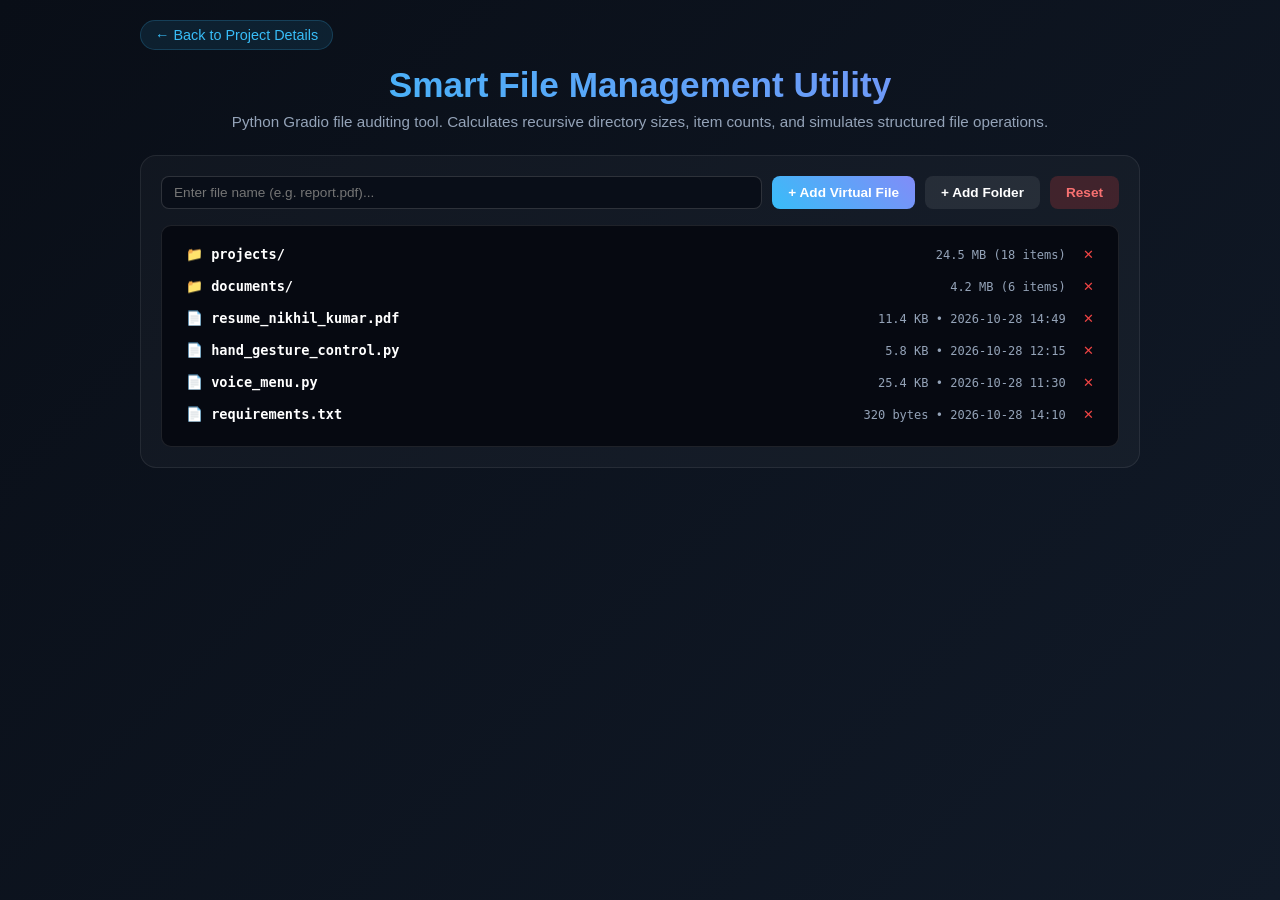
<file: public/projects/file-manager/index.html>
<!DOCTYPE html>
<html lang="en">
<head>
    <meta charset="UTF-8">
    <meta name="viewport" content="width=device-width, initial-scale=1.0">
    <title>Smart File Management Utility — Interactive Web Demo</title>
    <style>
        * { margin: 0; padding: 0; box-sizing: border-box; }
        body {
            font-family: -apple-system, BlinkMacSystemFont, 'Segoe UI', Roboto, sans-serif;
            background: linear-gradient(135deg, #090e17 0%, #111a28 100%);
            color: #ffffff;
            min-height: 100vh;
            padding: 20px;
        }
        .container { max-width: 1000px; margin: 0 auto; }
        .back-nav {
            display: inline-flex;
            align-items: center;
            gap: 6px;
            color: #38bdf8;
            text-decoration: none;
            font-size: 0.9rem;
            margin-bottom: 15px;
            padding: 6px 14px;
            background: rgba(56, 189, 248, 0.1);
            border: 1px solid rgba(56, 189, 248, 0.2);
            border-radius: 20px;
        }
        .header { text-align: center; margin-bottom: 25px; }
        .header h1 {
            font-size: 2.2rem;
            background: linear-gradient(45deg, #38bdf8, #818cf8);
            -webkit-background-clip: text;
            -webkit-text-fill-color: transparent;
            margin-bottom: 8px;
        }
        .header p { color: #94a3b8; font-size: 0.95rem; }
        .panel {
            background: rgba(255, 255, 255, 0.03);
            border: 1px solid rgba(255, 255, 255, 0.08);
            border-radius: 16px;
            padding: 20px;
            margin-bottom: 20px;
        }
        .file-tree {
            background: #060911;
            border: 1px solid rgba(255, 255, 255, 0.1);
            border-radius: 10px;
            padding: 14px;
            font-family: monospace;
            font-size: 0.85rem;
            min-height: 220px;
        }
        .file-item {
            padding: 6px 10px;
            border-radius: 6px;
            display: flex;
            justify-content: space-between;
            align-items: center;
            margin-bottom: 4px;
        }
        .file-item:hover { background: rgba(255, 255, 255, 0.05); }
        .btn {
            background: linear-gradient(45deg, #38bdf8, #818cf8);
            border: none;
            color: white;
            padding: 8px 16px;
            border-radius: 8px;
            font-size: 0.85rem;
            font-weight: 600;
            cursor: pointer;
        }
        .input-text {
            background: #090e18;
            border: 1px solid rgba(255, 255, 255, 0.15);
            border-radius: 8px;
            padding: 8px 12px;
            color: white;
            font-size: 0.85rem;
            outline: none;
        }
    </style>
</head>
<body>
    <div class="container">
        <a href="/projects/file-manager" class="back-nav">← Back to Project Details</a>
        <div class="header">
            <h1>Smart File Management Utility</h1>
            <p>Python Gradio file auditing tool. Calculates recursive directory sizes, item counts, and simulates structured file operations.</p>
        </div>

        <div class="panel">
            <div style="display: flex; gap: 10px; margin-bottom: 16px; flex-wrap: wrap;">
                <input type="text" id="newFileName" class="input-text" placeholder="Enter file name (e.g. report.pdf)..." style="flex: 1;">
                <button class="btn" onclick="addFile()">+ Add Virtual File</button>
                <button class="btn" onclick="addFolder()" style="background: rgba(255,255,255,0.08);">+ Add Folder</button>
                <button class="btn" onclick="resetFiles()" style="background: rgba(239,68,68,0.2); color: #f87171;">Reset</button>
            </div>

            <div class="file-tree" id="fileTree">
                <!-- Injected by JS -->
            </div>
        </div>
    </div>

    <script>
        let virtualFileSystem = [
            { name: 'projects/', isDir: true, size: '24.5 MB', items: 18 },
            { name: 'documents/', isDir: true, size: '4.2 MB', items: 6 },
            { name: 'resume_nikhil_kumar.pdf', isDir: false, size: '11.4 KB', modified: '2026-10-28 14:49' },
            { name: 'hand_gesture_control.py', isDir: false, size: '5.8 KB', modified: '2026-10-28 12:15' },
            { name: 'voice_menu.py', isDir: false, size: '25.4 KB', modified: '2026-10-28 11:30' },
            { name: 'requirements.txt', isDir: false, size: '320 bytes', modified: '2026-10-28 14:10' }
        ];

        function render() {
            const tree = document.getElementById('fileTree');
            tree.innerHTML = virtualFileSystem.map((f, i) => `
                <div class="file-item">
                    <span>${f.isDir ? '📁' : '📄'} <strong>${f.name}</strong></span>
                    <span style="color: #94a3b8; font-size: 0.75rem;">
                        ${f.size} ${f.items ? `(${f.items} items)` : ''} ${f.modified ? `• ${f.modified}` : ''}
                        <button onclick="deleteFile(${i})" style="background: transparent; border: none; color: #ef4444; margin-left: 10px; cursor: pointer;">✕</button>
                    </span>
                </div>
            `).join('');
        }

        function addFile() {
            const input = document.getElementById('newFileName');
            const name = input.value.trim();
            if (!name) return;
            virtualFileSystem.push({ name, isDir: false, size: '1.2 KB', modified: new Date().toLocaleTimeString() });
            input.value = '';
            render();
        }

        function addFolder() {
            const input = document.getElementById('newFileName');
            let name = input.value.trim();
            if (!name) return;
            if (!name.endsWith('/')) name += '/';
            virtualFileSystem.push({ name, isDir: true, size: '0 bytes', items: 0 });
            input.value = '';
            render();
        }

        function deleteFile(idx) {
            virtualFileSystem.splice(idx, 1);
            render();
        }

        function resetFiles() {
            virtualFileSystem = [
                { name: 'projects/', isDir: true, size: '24.5 MB', items: 18 },
                { name: 'documents/', isDir: true, size: '4.2 MB', items: 6 },
                { name: 'resume_nikhil_kumar.pdf', isDir: false, size: '11.4 KB', modified: '2026-10-28 14:49' }
            ];
            render();
        }

        render();
    </script>
</body>
</html>
</file>
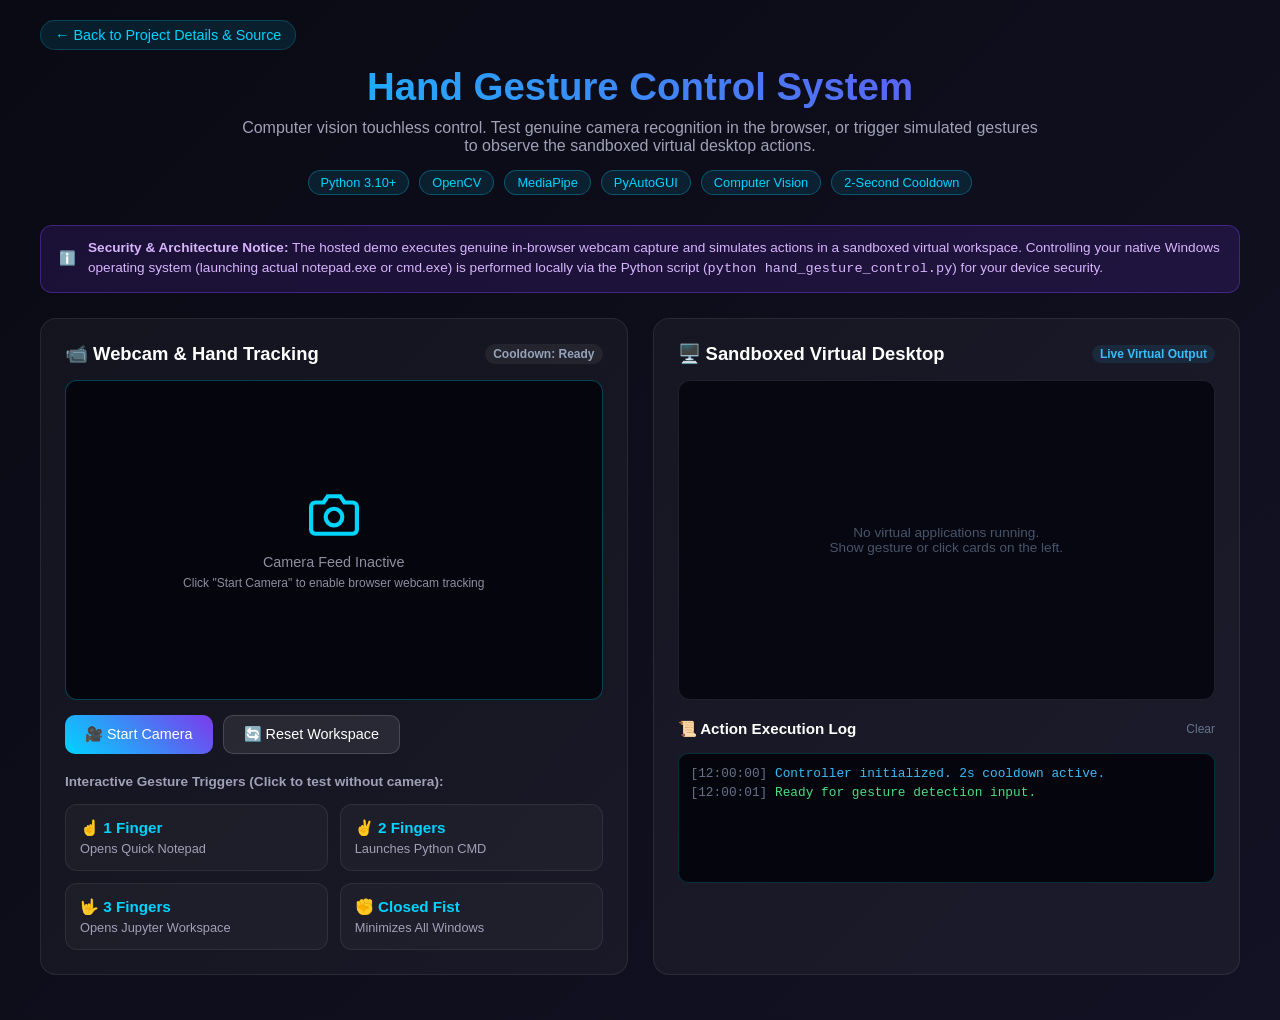
<file: public/projects/hand-gesture-control/index.html>
<!DOCTYPE html>
<html lang="en">
<head>
    <meta charset="UTF-8">
    <meta name="viewport" content="width=device-width, initial-scale=1.0">
    <title>Hand Gesture Control System — Live Interactive Demo</title>
    <style>
        * {
            margin: 0;
            padding: 0;
            box-sizing: border-box;
        }
        
        body {
            font-family: -apple-system, BlinkMacSystemFont, 'Segoe UI', Roboto, Helvetica, Arial, sans-serif;
            background: linear-gradient(135deg, #0a0a14 0%, #121224 100%);
            color: #ffffff;
            min-height: 100vh;
            padding: 20px;
        }
        
        .container {
            max-width: 1200px;
            margin: 0 auto;
        }
        
        .header {
            text-align: center;
            margin-bottom: 30px;
        }

        .back-nav {
            display: inline-flex;
            align-items: center;
            gap: 6px;
            color: #00d4ff;
            text-decoration: none;
            font-size: 0.9rem;
            margin-bottom: 15px;
            padding: 6px 14px;
            background: rgba(0, 212, 255, 0.1);
            border: 1px solid rgba(0, 212, 255, 0.2);
            border-radius: 20px;
            transition: all 0.2s;
        }
        .back-nav:hover {
            background: rgba(0, 212, 255, 0.2);
        }
        
        .header h1 {
            font-size: 2.4rem;
            margin-bottom: 10px;
            background: linear-gradient(45deg, #00d4ff, #7c3aed);
            -webkit-background-clip: text;
            -webkit-text-fill-color: transparent;
        }
        
        .header p {
            color: #a0a0b8;
            font-size: 1rem;
            max-width: 800px;
            margin: 0 auto;
        }
        
        .badges-bar {
            display: flex;
            gap: 10px;
            justify-content: center;
            margin: 15px 0;
            flex-wrap: wrap;
        }
        
        .tech-badge {
            background: rgba(0, 212, 255, 0.1);
            border: 1px solid rgba(0, 212, 255, 0.3);
            padding: 4px 12px;
            border-radius: 20px;
            font-size: 0.8rem;
            color: #00d4ff;
        }

        .notice-banner {
            background: rgba(124, 58, 237, 0.15);
            border: 1px solid rgba(124, 58, 237, 0.4);
            border-radius: 12px;
            padding: 12px 18px;
            margin: 20px 0;
            font-size: 0.85rem;
            line-height: 1.5;
            color: #d8b4fe;
            display: flex;
            align-items: center;
            gap: 12px;
        }
        
        .main-layout {
            display: grid;
            grid-template-columns: 1fr 1fr;
            gap: 25px;
            margin: 25px 0;
        }

        @media (max-width: 900px) {
            .main-layout {
                grid-template-columns: 1fr;
            }
        }

        .panel {
            background: rgba(255, 255, 255, 0.04);
            border: 1px solid rgba(255, 255, 255, 0.08);
            border-radius: 16px;
            padding: 24px;
        }

        .panel-title {
            font-size: 1.15rem;
            font-weight: 600;
            margin-bottom: 15px;
            display: flex;
            align-items: center;
            justify-content: space-between;
        }

        .camera-container {
            position: relative;
            width: 100%;
            height: 320px;
            background: #05050d;
            border-radius: 12px;
            overflow: hidden;
            border: 1px solid rgba(0, 212, 255, 0.3);
            display: flex;
            align-items: center;
            justify-content: center;
        }

        video#webcam {
            width: 100%;
            height: 100%;
            object-fit: cover;
            transform: scaleX(-1);
            display: none;
        }

        canvas#overlay {
            position: absolute;
            top: 0;
            left: 0;
            width: 100%;
            height: 100%;
            transform: scaleX(-1);
        }

        .camera-placeholder {
            text-align: center;
            padding: 20px;
            color: #8e8ea0;
        }

        .camera-placeholder svg {
            width: 50px;
            height: 50px;
            stroke: #00d4ff;
            margin-bottom: 10px;
        }

        .controls-row {
            display: flex;
            gap: 10px;
            margin-top: 15px;
            flex-wrap: wrap;
        }

        .btn {
            background: linear-gradient(45deg, #00d4ff, #7c3aed);
            border: none;
            color: white;
            padding: 10px 20px;
            border-radius: 10px;
            font-size: 0.9rem;
            font-weight: 500;
            cursor: pointer;
            transition: all 0.2s;
            display: inline-flex;
            align-items: center;
            gap: 8px;
        }
        .btn:hover {
            transform: translateY(-2px);
            box-shadow: 0 4px 15px rgba(0, 212, 255, 0.3);
        }
        .btn:disabled {
            opacity: 0.5;
            cursor: not-allowed;
            transform: none;
            box-shadow: none;
        }

        .btn-secondary {
            background: rgba(255, 255, 255, 0.08);
            border: 1px solid rgba(255, 255, 255, 0.15);
        }
        .btn-secondary:hover {
            background: rgba(255, 255, 255, 0.15);
            box-shadow: none;
        }

        .gesture-cards {
            display: grid;
            grid-template-columns: repeat(2, 1fr);
            gap: 12px;
            margin-top: 15px;
        }

        .gesture-card {
            background: rgba(255, 255, 255, 0.03);
            border: 1px solid rgba(255, 255, 255, 0.08);
            border-radius: 12px;
            padding: 14px;
            cursor: pointer;
            transition: all 0.2s;
            text-align: left;
        }
        .gesture-card:hover, .gesture-card.active {
            border-color: #00d4ff;
            background: rgba(0, 212, 255, 0.08);
            transform: translateY(-2px);
        }

        .gesture-card-header {
            display: flex;
            align-items: center;
            gap: 8px;
            font-weight: 600;
            font-size: 0.95rem;
            color: #00d4ff;
            margin-bottom: 4px;
        }

        .gesture-card-desc {
            font-size: 0.8rem;
            color: #a0a0b8;
        }

        /* Virtual Desktop Workspace */
        .workspace {
            background: #070712;
            border: 1px solid rgba(255, 255, 255, 0.1);
            border-radius: 12px;
            height: 320px;
            position: relative;
            overflow: hidden;
            padding: 12px;
        }

        .window-app {
            background: #181829;
            border: 1px solid #2e2e48;
            border-radius: 8px;
            box-shadow: 0 10px 25px rgba(0,0,0,0.5);
            margin-bottom: 10px;
            overflow: hidden;
            display: none;
            animation: fadeIn 0.3s ease;
        }

        .window-app.visible {
            display: block;
        }

        @keyframes fadeIn {
            from { opacity: 0; transform: scale(0.95); }
            to { opacity: 1; transform: scale(1); }
        }

        .window-titlebar {
            background: #24243b;
            padding: 6px 12px;
            display: flex;
            align-items: center;
            justify-content: space-between;
            font-size: 0.8rem;
            font-weight: 500;
        }

        .window-body {
            padding: 12px;
            font-size: 0.85rem;
        }

        .notepad-textarea {
            width: 100%;
            height: 100px;
            background: transparent;
            border: none;
            color: #e2e8f0;
            font-family: 'Courier New', monospace;
            resize: none;
            outline: none;
        }

        .terminal-box {
            background: #0d1117;
            color: #58a6ff;
            font-family: monospace;
            padding: 8px;
            border-radius: 6px;
            font-size: 0.8rem;
            max-height: 110px;
            overflow-y: auto;
        }

        .terminal-prompt {
            color: #7ee787;
        }

        .status-log {
            background: #05050d;
            border: 1px solid rgba(0, 212, 255, 0.2);
            border-radius: 10px;
            padding: 12px;
            font-family: monospace;
            font-size: 0.8rem;
            height: 130px;
            overflow-y: auto;
            margin-top: 15px;
        }

        .log-entry {
            margin-bottom: 4px;
        }
        .log-time {
            color: #64748b;
        }
        .log-info { color: #38bdf8; }
        .log-success { color: #4ade80; }
        .log-warning { color: #facc15; }

        .cooldown-indicator {
            font-size: 0.75rem;
            padding: 3px 8px;
            border-radius: 12px;
            background: rgba(255,255,255,0.06);
            color: #94a3b8;
        }
        .cooldown-indicator.active {
            background: rgba(239, 68, 68, 0.15);
            color: #f87171;
            border: 1px solid rgba(239, 68, 68, 0.3);
        }
    </style>
</head>
<body>
    <div class="container">
        <a href="/projects/hand-gesture-control" class="back-nav">
            ← Back to Project Details & Source
        </a>

        <div class="header">
            <h1>Hand Gesture Control System</h1>
            <p>Computer vision touchless control. Test genuine camera recognition in the browser, or trigger simulated gestures to observe the sandboxed virtual desktop actions.</p>
            <div class="badges-bar">
                <span class="tech-badge">Python 3.10+</span>
                <span class="tech-badge">OpenCV</span>
                <span class="tech-badge">MediaPipe</span>
                <span class="tech-badge">PyAutoGUI</span>
                <span class="tech-badge">Computer Vision</span>
                <span class="tech-badge">2-Second Cooldown</span>
            </div>
        </div>

        <div class="notice-banner">
            <div>ℹ️</div>
            <div>
                <strong>Security & Architecture Notice:</strong> The hosted demo executes genuine in-browser webcam capture and simulates actions in a sandboxed virtual workspace. Controlling your native Windows operating system (launching actual notepad.exe or cmd.exe) is performed locally via the Python script (<span style="font-family: monospace;">python hand_gesture_control.py</span>) for your device security.
            </div>
        </div>

        <div class="main-layout">
            <!-- Left Column: Camera and Gesture Controls -->
            <div class="panel">
                <div class="panel-title">
                    <span>📹 Webcam & Hand Tracking</span>
                    <span id="cooldownBadge" class="cooldown-indicator">Cooldown: Ready</span>
                </div>

                <div class="camera-container" id="cameraBox">
                    <video id="webcam" autoplay playsinline muted></video>
                    <canvas id="overlay"></canvas>
                    <div class="camera-placeholder" id="placeholder">
                        <svg viewBox="0 0 24 24" fill="none" stroke="currentColor" stroke-width="2">
                            <path d="M23 19a2 2 0 0 1-2 2H3a2 2 0 0 1-2-2V8a2 2 0 0 1 2-2h4l2-3h6l2 3h4a2 2 0 0 1 2 2z"></path>
                            <circle cx="12" cy="13" r="4"></circle>
                        </svg>
                        <p style="font-size: 0.9rem; margin-bottom: 6px;">Camera Feed Inactive</p>
                        <p style="font-size: 0.75rem;">Click "Start Camera" to enable browser webcam tracking</p>
                    </div>
                </div>

                <div class="controls-row">
                    <button id="startCamBtn" class="btn" onclick="toggleCamera()">
                        <span>🎥 Start Camera</span>
                    </button>
                    <button class="btn btn-secondary" onclick="resetWorkspace()">
                        <span>🔄 Reset Workspace</span>
                    </button>
                </div>

                <div style="margin-top: 20px;">
                    <div style="font-size: 0.85rem; font-weight: 600; color: #a0a0b8; margin-bottom: 8px;">
                        Interactive Gesture Triggers (Click to test without camera):
                    </div>
                    <div class="gesture-cards">
                        <div class="gesture-card" onclick="triggerGesture('One Finger')">
                            <div class="gesture-card-header">☝️ 1 Finger</div>
                            <div class="gesture-card-desc">Opens Quick Notepad</div>
                        </div>
                        <div class="gesture-card" onclick="triggerGesture('Two Fingers')">
                            <div class="gesture-card-header">✌️ 2 Fingers</div>
                            <div class="gesture-card-desc">Launches Python CMD</div>
                        </div>
                        <div class="gesture-card" onclick="triggerGesture('Three Fingers')">
                            <div class="gesture-card-header">🤟 3 Fingers</div>
                            <div class="gesture-card-desc">Opens Jupyter Workspace</div>
                        </div>
                        <div class="gesture-card" onclick="triggerGesture('Fist')">
                            <div class="gesture-card-header">✊ Closed Fist</div>
                            <div class="gesture-card-desc">Minimizes All Windows</div>
                        </div>
                    </div>
                </div>
            </div>

            <!-- Right Column: Sandboxed Virtual Desktop & Status Logs -->
            <div class="panel">
                <div class="panel-title">
                    <span>🖥️ Sandboxed Virtual Desktop</span>
                    <span style="font-size: 0.75rem; color: #38bdf8; background: rgba(56, 189, 248, 0.1); padding: 2px 8px; border-radius: 10px;">
                        Live Virtual Output
                    </span>
                </div>

                <div class="workspace" id="workspace">
                    <div id="desktopEmpty" style="position: absolute; top: 50%; left: 50%; transform: translate(-50%, -50%); text-align: center; color: #475569; font-size: 0.85rem;">
                        No virtual applications running.<br>Show gesture or click cards on the left.
                    </div>

                    <!-- Virtual Notepad -->
                    <div class="window-app" id="appNotepad">
                        <div class="window-titlebar">
                            <span>📝 Virtual Notepad — Untitled</span>
                            <span style="cursor: pointer; opacity: 0.7;" onclick="closeApp('appNotepad')">✕</span>
                        </div>
                        <div class="window-body">
                            <textarea class="notepad-textarea" placeholder="Type quick notes here... Hand Gesture: 1 finger detected."></textarea>
                        </div>
                    </div>

                    <!-- Virtual Python Terminal -->
                    <div class="window-app" id="appTerminal">
                        <div class="window-titlebar">
                            <span>💻 Command Prompt — Python 3.12.8</span>
                            <span style="cursor: pointer; opacity: 0.7;" onclick="closeApp('appTerminal')">✕</span>
                        </div>
                        <div class="window-body">
                            <div class="terminal-box">
                                <div>Python 3.12.8 (main) [MSC v.1934 64 bit (AMD64)] on win32</div>
                                <div>Type "help", "copyright", "credits" for more info.</div>
                                <div><span class="terminal-prompt">&gt;&gt;&gt;</span> import mediapipe as mp</div>
                                <div><span class="terminal-prompt">&gt;&gt;&gt;</span> print("Hand tracking initialized.")</div>
                                <div style="color: #a5d6ff;">Hand tracking initialized.</div>
                                <div><span class="terminal-prompt">&gt;&gt;&gt;</span> _</div>
                            </div>
                        </div>
                    </div>

                    <!-- Virtual Jupyter Notebook -->
                    <div class="window-app" id="appJupyter">
                        <div class="window-titlebar">
                            <span>🪐 Jupyter Notebook — computer_vision.ipynb</span>
                            <span style="cursor: pointer; opacity: 0.7;" onclick="closeApp('appJupyter')">✕</span>
                        </div>
                        <div class="window-body">
                            <div style="background: #111; padding: 6px; border-radius: 4px; font-family: monospace; font-size: 0.75rem;">
                                <div style="color: #79c0ff;">[In 1]: <span style="color: #ffa657;">import</span> cv2; cv2.__version__</div>
                                <div style="color: #8b949e; margin-top: 3px;">[Out 1]: '4.8.0'</div>
                            </div>
                        </div>
                    </div>
                </div>

                <div class="panel-title" style="margin-top: 20px; font-size: 0.95rem;">
                    <span>📜 Action Execution Log</span>
                    <button onclick="clearLogs()" style="background: transparent; border: none; color: #64748b; font-size: 0.75rem; cursor: pointer;">Clear</button>
                </div>

                <div class="status-log" id="statusLog">
                    <div class="log-entry log-info"><span class="log-time">[12:00:00]</span> Controller initialized. 2s cooldown active.</div>
                    <div class="log-entry log-success"><span class="log-time">[12:00:01]</span> Ready for gesture detection input.</div>
                </div>
            </div>
        </div>
    </div>

    <script>
        let stream = null;
        let lastCommandTime = 0;
        const cooldownMs = 2000;
        let cooldownTimer = null;

        function log(message, type = 'info') {
            const logBox = document.getElementById('statusLog');
            const entry = document.createElement('div');
            entry.className = `log-entry log-${type}`;
            const time = new Date().toLocaleTimeString();
            entry.innerHTML = `<span class="log-time">[${time}]</span> ${message}`;
            logBox.appendChild(entry);
            logBox.scrollTop = logBox.scrollHeight;
        }

        function clearLogs() {
            document.getElementById('statusLog').innerHTML = '';
            log('Logs cleared.', 'info');
        }

        async function toggleCamera() {
            const video = document.getElementById('webcam');
            const placeholder = document.getElementById('placeholder');
            const btn = document.getElementById('startCamBtn');

            if (stream) {
                // Stop camera
                stream.getTracks().forEach(track => track.stop());
                stream = null;
                video.style.display = 'none';
                placeholder.style.display = 'block';
                btn.innerHTML = '<span>🎥 Start Camera</span>';
                log('Webcam stopped.', 'warning');
            } else {
                try {
                    log('Requesting camera permissions...', 'info');
                    stream = await navigator.mediaDevices.getUserMedia({
                        video: { width: 640, height: 480, facingMode: 'user' }
                    });
                    video.srcObject = stream;
                    video.style.display = 'block';
                    placeholder.style.display = 'none';
                    btn.innerHTML = '<span>⏹️ Stop Camera</span>';
                    log('Camera stream connected successfully!', 'success');
                    startTrackingSimulation();
                } catch (err) {
                    log(`Camera access failed: ${err.message}. You can still use the gesture trigger buttons!`, 'warning');
                }
            }
        }

        function startTrackingSimulation() {
            const canvas = document.getElementById('overlay');
            const ctx = canvas.getContext('2d');
            
            function drawFrame() {
                if (!stream) {
                    ctx.clearRect(0, 0, canvas.width, canvas.height);
                    return;
                }
                canvas.width = canvas.parentElement.clientWidth;
                canvas.height = canvas.parentElement.clientHeight;
                ctx.clearRect(0, 0, canvas.width, canvas.height);
                
                // Draw target tracking reticle
                ctx.strokeStyle = 'rgba(0, 212, 255, 0.4)';
                ctx.lineWidth = 2;
                ctx.strokeRect(canvas.width * 0.2, canvas.height * 0.2, canvas.width * 0.6, canvas.height * 0.6);
                
                ctx.fillStyle = '#00d4ff';
                ctx.font = '12px monospace';
                ctx.fillText('Tracking ROI Active', canvas.width * 0.2 + 8, canvas.height * 0.2 + 20);

                requestAnimationFrame(drawFrame);
            }
            requestAnimationFrame(drawFrame);
        }

        function triggerGesture(gestureName) {
            const now = Date.now();
            if (now - lastCommandTime < cooldownMs) {
                const remaining = Math.ceil((cooldownMs - (now - lastCommandTime)) / 1000);
                log(`Cooldown active: Please wait ${remaining}s before next command.`, 'warning');
                return;
            }

            lastCommandTime = now;
            updateCooldownBadge();

            log(`Gesture Recognized: "${gestureName}"`, 'success');

            const emptyNotice = document.getElementById('desktopEmpty');

            if (gestureName === 'One Finger') {
                const app = document.getElementById('appNotepad');
                app.classList.add('visible');
                emptyNotice.style.display = 'none';
                log('Action Executed: Launched Virtual Notepad application.', 'info');
            } else if (gestureName === 'Two Fingers') {
                const app = document.getElementById('appTerminal');
                app.classList.add('visible');
                emptyNotice.style.display = 'none';
                log('Action Executed: Spawned Python CMD interpreter window.', 'info');
            } else if (gestureName === 'Three Fingers') {
                const app = document.getElementById('appJupyter');
                app.classList.add('visible');
                emptyNotice.style.display = 'none';
                log('Action Executed: Opened Jupyter Notebook session.', 'info');
            } else if (gestureName === 'Fist') {
                document.querySelectorAll('.window-app').forEach(el => el.classList.remove('visible'));
                emptyNotice.style.display = 'block';
                log('Action Executed: Minimized all desktop windows (Win+D).', 'info');
            }
        }

        function updateCooldownBadge() {
            const badge = document.getElementById('cooldownBadge');
            badge.textContent = 'Cooldown: 2s Active';
            badge.classList.add('active');

            if (cooldownTimer) clearInterval(cooldownTimer);
            let timeLeft = 2;

            cooldownTimer = setInterval(() => {
                timeLeft -= 1;
                if (timeLeft <= 0) {
                    clearInterval(cooldownTimer);
                    badge.textContent = 'Cooldown: Ready';
                    badge.classList.remove('active');
                } else {
                    badge.textContent = `Cooldown: ${timeLeft}s Active`;
                }
            }, 1000);
        }

        function closeApp(id) {
            document.getElementById(id).classList.remove('visible');
            checkWorkspaceEmpty();
        }

        function checkWorkspaceEmpty() {
            const visible = document.querySelectorAll('.window-app.visible');
            if (visible.length === 0) {
                document.getElementById('desktopEmpty').style.display = 'block';
            }
        }

        function resetWorkspace() {
            document.querySelectorAll('.window-app').forEach(el => el.classList.remove('visible'));
            document.getElementById('desktopEmpty').style.display = 'block';
            log('Virtual workspace reset to clean state.', 'info');
        }
    </script>
</body>
</html>
</file>
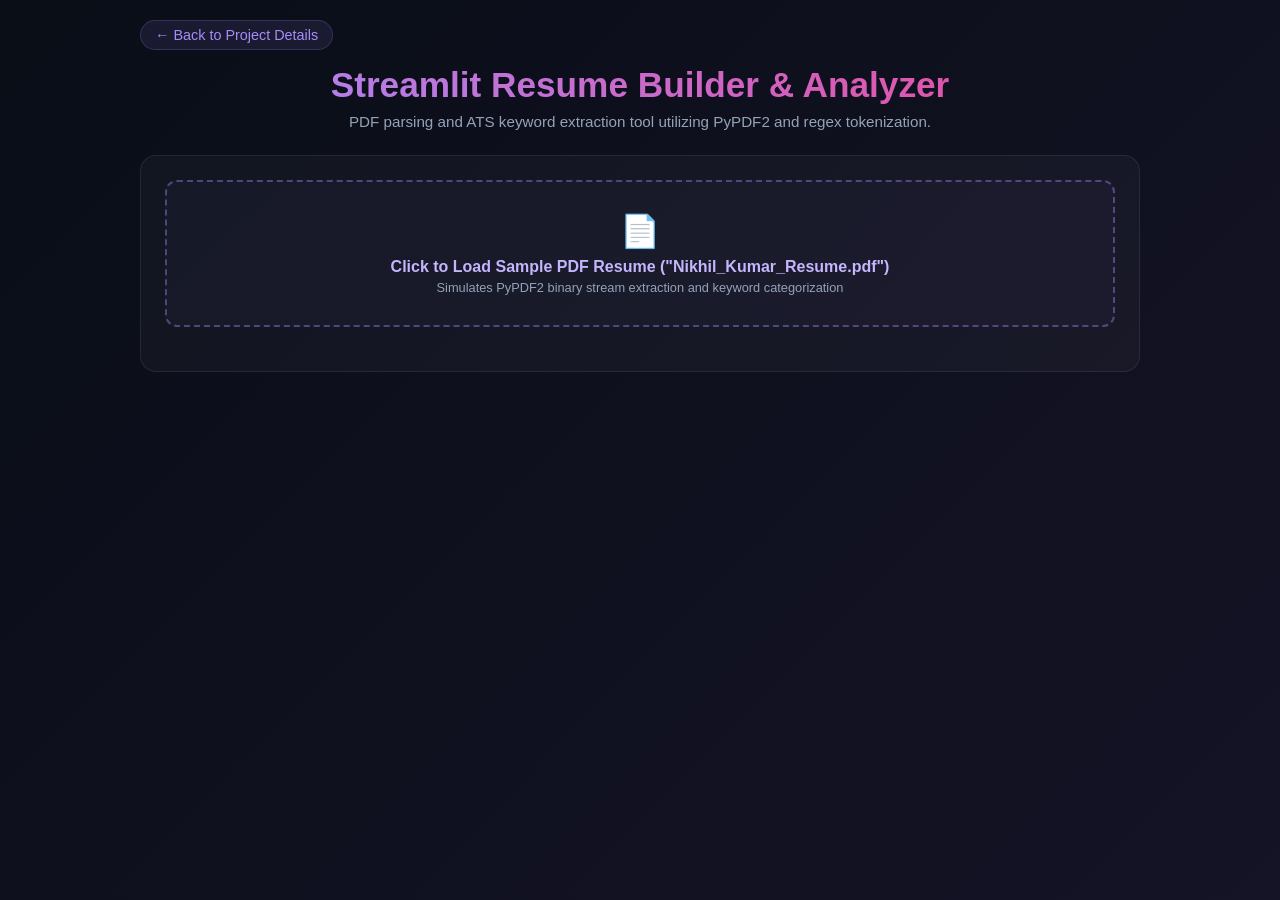
<file: public/projects/resume-builder-analyzer/index.html>
<!DOCTYPE html>
<html lang="en">
<head>
    <meta charset="UTF-8">
    <meta name="viewport" content="width=device-width, initial-scale=1.0">
    <title>Streamlit Resume Builder & Analyzer — Web Demo</title>
    <style>
        * { margin: 0; padding: 0; box-sizing: border-box; }
        body {
            font-family: -apple-system, BlinkMacSystemFont, 'Segoe UI', Roboto, sans-serif;
            background: linear-gradient(135deg, #090e17 0%, #151326 100%);
            color: #ffffff;
            min-height: 100vh;
            padding: 20px;
        }
        .container { max-width: 1000px; margin: 0 auto; }
        .back-nav {
            display: inline-flex;
            align-items: center;
            gap: 6px;
            color: #a78bfa;
            text-decoration: none;
            font-size: 0.9rem;
            margin-bottom: 15px;
            padding: 6px 14px;
            background: rgba(167, 139, 250, 0.1);
            border: 1px solid rgba(167, 139, 250, 0.2);
            border-radius: 20px;
        }
        .header { text-align: center; margin-bottom: 25px; }
        .header h1 {
            font-size: 2.2rem;
            background: linear-gradient(45deg, #a78bfa, #ec4899);
            -webkit-background-clip: text;
            -webkit-text-fill-color: transparent;
            margin-bottom: 8px;
        }
        .header p { color: #94a3b8; font-size: 0.95rem; }
        .card {
            background: rgba(255, 255, 255, 0.03);
            border: 1px solid rgba(255, 255, 255, 0.08);
            border-radius: 16px;
            padding: 24px;
            margin-bottom: 20px;
        }
        .dropzone {
            border: 2px dashed rgba(167, 139, 250, 0.4);
            border-radius: 12px;
            padding: 30px;
            text-align: center;
            background: rgba(167, 139, 250, 0.03);
            cursor: pointer;
            margin-bottom: 20px;
        }
        .dropzone:hover { background: rgba(167, 139, 250, 0.08); }
        .tag {
            display: inline-block;
            background: rgba(167, 139, 250, 0.15);
            color: #c4b5fd;
            border: 1px solid rgba(167, 139, 250, 0.3);
            padding: 4px 10px;
            border-radius: 12px;
            font-size: 0.8rem;
            margin: 3px;
        }
        .btn {
            background: linear-gradient(45deg, #a78bfa, #ec4899);
            border: none;
            color: white;
            padding: 10px 20px;
            border-radius: 10px;
            font-weight: 600;
            cursor: pointer;
        }
    </style>
</head>
<body>
    <div class="container">
        <a href="/projects/resume-builder-analyzer" class="back-nav">← Back to Project Details</a>
        <div class="header">
            <h1>Streamlit Resume Builder & Analyzer</h1>
            <p>PDF parsing and ATS keyword extraction tool utilizing PyPDF2 and regex tokenization.</p>
        </div>

        <div class="card">
            <div class="dropzone" onclick="simulateUpload()">
                <div style="font-size: 2rem; margin-bottom: 8px;">📄</div>
                <div style="font-weight: 600; color: #c4b5fd; margin-bottom: 4px;">Click to Load Sample PDF Resume ("Nikhil_Kumar_Resume.pdf")</div>
                <div style="font-size: 0.8rem; color: #94a3b8;">Simulates PyPDF2 binary stream extraction and keyword categorization</div>
            </div>

            <div id="resultsArea" style="display: none;">
                <h3 style="font-size: 1.1rem; color: #34d399; margin-bottom: 12px;">✅ Extracted Technical Keywords & ATS Metrics</h3>
                <div style="margin-bottom: 15px;">
                    <div style="font-size: 0.85rem; color: #cbd5e1; margin-bottom: 6px;">Identified Skill Badges:</div>
                    <div id="skillBadges"></div>
                </div>
                <div style="background: #070a13; border: 1px solid rgba(255,255,255,0.08); border-radius: 10px; padding: 15px; font-size: 0.85rem; line-height: 1.6;">
                    <div><strong>ATS Compatibility Rating:</strong> <span style="color: #34d399; font-weight: bold;">High (92%)</span></div>
                    <div><strong>Page Count:</strong> 1 page (Optimal)</div>
                    <div><strong>Section Headings:</strong> Education, Technical Skills, Work Experience, Featured Projects, Achievements</div>
                    <div><strong>Verdict:</strong> Ready for recruiter screening and automated parsing systems.</div>
                </div>
            </div>
        </div>
    </div>

    <script>
        function simulateUpload() {
            document.getElementById('resultsArea').style.display = 'block';
            const skills = ['Python', 'Java', 'C++', 'JavaScript', 'TypeScript', 'Next.js', 'React', 'Flask', 'REST APIs', 'AWS EC2', 'AWS S3', 'Docker', 'Linux', 'OpenCV', 'MediaPipe', 'Git', 'SQLAlchemy', 'MySQL'];
            document.getElementById('skillBadges').innerHTML = skills.map(s => `<span class="tag">${s}</span>`).join('');
        }
    </script>
</body>
</html>
</file>
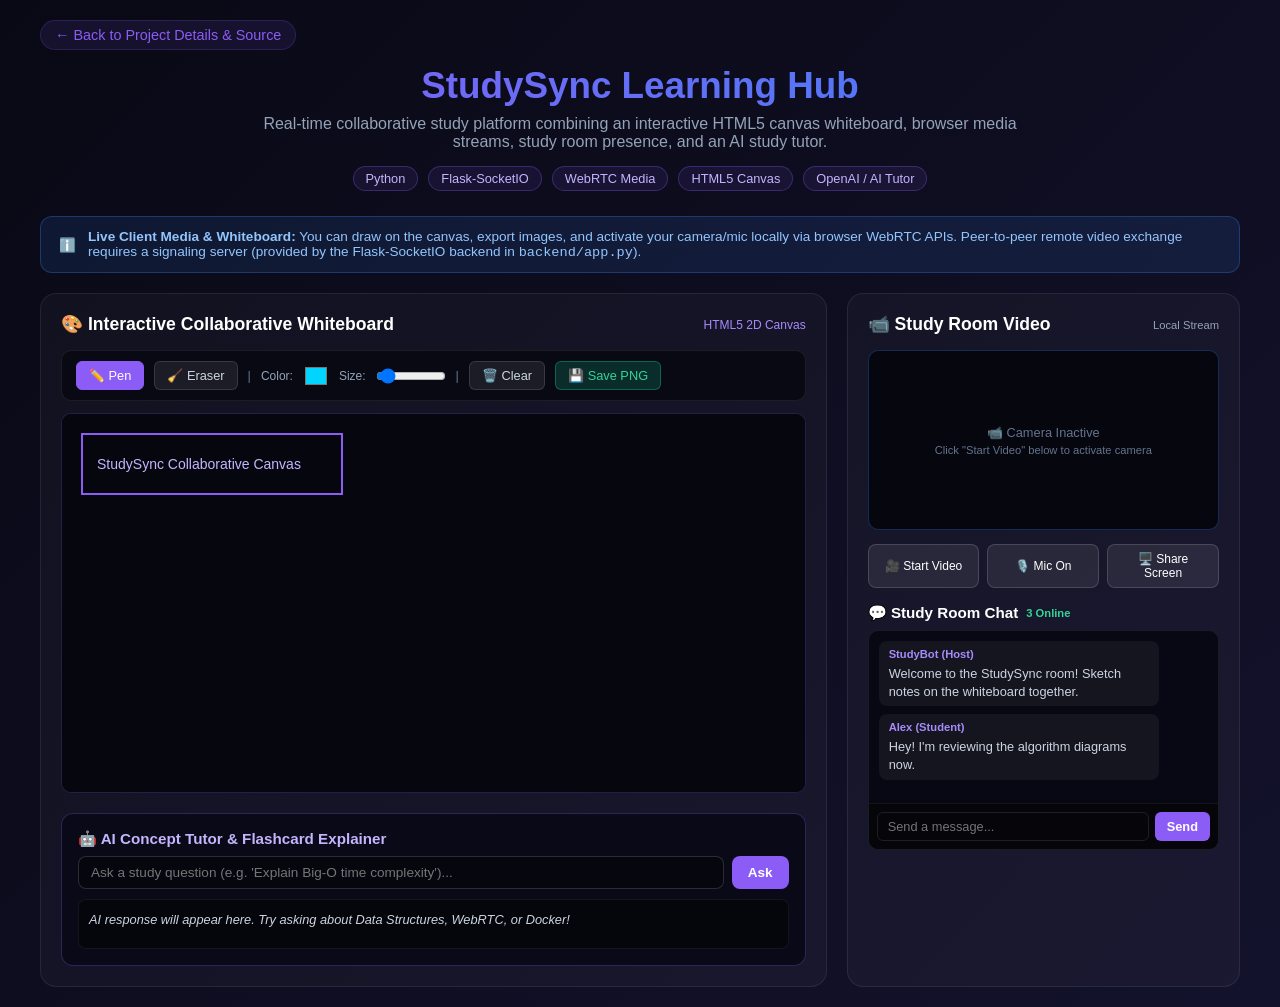
<file: public/projects/studysync-learning/index.html>
<!DOCTYPE html>
<html lang="en">
<head>
    <meta charset="UTF-8">
    <meta name="viewport" content="width=device-width, initial-scale=1.0">
    <title>StudySync Learning Hub — Live Interactive Demo</title>
    <style>
        * {
            margin: 0;
            padding: 0;
            box-sizing: border-box;
        }
        
        body {
            font-family: -apple-system, BlinkMacSystemFont, 'Segoe UI', Roboto, Helvetica, Arial, sans-serif;
            background: linear-gradient(135deg, #090915 0%, #13122c 100%);
            color: #ffffff;
            min-height: 100vh;
            padding: 20px;
        }
        
        .container {
            max-width: 1200px;
            margin: 0 auto;
        }

        .back-nav {
            display: inline-flex;
            align-items: center;
            gap: 6px;
            color: #8b5cf6;
            text-decoration: none;
            font-size: 0.9rem;
            margin-bottom: 15px;
            padding: 6px 14px;
            background: rgba(139, 92, 246, 0.1);
            border: 1px solid rgba(139, 92, 246, 0.2);
            border-radius: 20px;
            transition: all 0.2s;
        }
        .back-nav:hover {
            background: rgba(139, 92, 246, 0.2);
        }
        
        .header {
            text-align: center;
            margin-bottom: 25px;
        }
        
        .header h1 {
            font-size: 2.3rem;
            margin-bottom: 8px;
            background: linear-gradient(45deg, #8b5cf6, #3b82f6);
            -webkit-background-clip: text;
            -webkit-text-fill-color: transparent;
        }
        
        .header p {
            color: #94a3b8;
            font-size: 1rem;
            max-width: 800px;
            margin: 0 auto;
        }
        
        .badges-bar {
            display: flex;
            gap: 10px;
            justify-content: center;
            margin: 15px 0;
            flex-wrap: wrap;
        }
        
        .tech-badge {
            background: rgba(139, 92, 246, 0.1);
            border: 1px solid rgba(139, 92, 246, 0.3);
            padding: 4px 12px;
            border-radius: 20px;
            font-size: 0.8rem;
            color: #c4b5fd;
        }

        .notice-banner {
            background: rgba(59, 130, 246, 0.12);
            border: 1px solid rgba(59, 130, 246, 0.3);
            border-radius: 12px;
            padding: 12px 18px;
            margin-bottom: 20px;
            font-size: 0.85rem;
            color: #93c5fd;
            display: flex;
            align-items: center;
            gap: 12px;
        }

        .main-grid {
            display: grid;
            grid-template-columns: 2fr 1fr;
            gap: 20px;
        }
        @media (max-width: 950px) {
            .main-grid { grid-template-columns: 1fr; }
        }

        .panel {
            background: rgba(255, 255, 255, 0.03);
            border: 1px solid rgba(255, 255, 255, 0.08);
            border-radius: 16px;
            padding: 20px;
        }

        .panel-header {
            display: flex;
            justify-content: space-between;
            align-items: center;
            margin-bottom: 15px;
        }

        .panel-title {
            font-size: 1.1rem;
            font-weight: 600;
            color: #ffffff;
            display: flex;
            align-items: center;
            gap: 8px;
        }

        /* Whiteboard Controls */
        .whiteboard-toolbar {
            display: flex;
            gap: 10px;
            align-items: center;
            flex-wrap: wrap;
            margin-bottom: 12px;
            background: #090914;
            padding: 10px 14px;
            border-radius: 10px;
            border: 1px solid rgba(255, 255, 255, 0.08);
        }

        .tool-btn {
            background: rgba(255, 255, 255, 0.08);
            border: 1px solid rgba(255, 255, 255, 0.12);
            color: #cbd5e1;
            padding: 6px 12px;
            border-radius: 6px;
            font-size: 0.8rem;
            cursor: pointer;
            transition: all 0.2s;
        }
        .tool-btn:hover, .tool-btn.active {
            background: #8b5cf6;
            color: white;
            border-color: #8b5cf6;
        }

        .canvas-container {
            width: 100%;
            height: 380px;
            background: #06060f;
            border: 1px solid rgba(139, 92, 246, 0.25);
            border-radius: 10px;
            overflow: hidden;
            position: relative;
        }

        canvas#whiteboard {
            width: 100%;
            height: 100%;
            cursor: crosshair;
            display: block;
        }

        /* Video Feed Box */
        .video-box {
            width: 100%;
            height: 180px;
            background: #06060f;
            border: 1px solid rgba(59, 130, 246, 0.3);
            border-radius: 10px;
            overflow: hidden;
            position: relative;
            margin-bottom: 14px;
            display: flex;
            align-items: center;
            justify-content: center;
        }
        video#localVideo {
            width: 100%;
            height: 100%;
            object-fit: cover;
            transform: scaleX(-1);
            display: none;
        }
        .video-placeholder {
            text-align: center;
            color: #64748b;
            font-size: 0.8rem;
            padding: 10px;
        }

        .video-controls {
            display: flex;
            gap: 8px;
            margin-bottom: 16px;
            flex-wrap: wrap;
        }

        .btn-vid {
            flex: 1;
            background: rgba(255, 255, 255, 0.08);
            border: 1px solid rgba(255, 255, 255, 0.15);
            color: white;
            padding: 7px 10px;
            border-radius: 8px;
            font-size: 0.75rem;
            cursor: pointer;
            text-align: center;
            transition: all 0.2s;
        }
        .btn-vid:hover { background: rgba(255, 255, 255, 0.18); }
        .btn-vid.active { background: #10b981; border-color: #10b981; }

        /* Room Chat */
        .chat-box {
            background: #080814;
            border: 1px solid rgba(255, 255, 255, 0.08);
            border-radius: 10px;
            height: 220px;
            display: flex;
            flex-direction: column;
            overflow: hidden;
        }

        .chat-messages {
            flex: 1;
            padding: 10px;
            overflow-y: auto;
            display: flex;
            flex-direction: column;
            gap: 8px;
            font-size: 0.8rem;
        }

        .chat-msg {
            padding: 6px 10px;
            border-radius: 8px;
            line-height: 1.4;
        }
        .chat-msg-user {
            background: rgba(139, 92, 246, 0.2);
            color: #e2e8f0;
            align-self: flex-end;
            max-width: 85%;
        }
        .chat-msg-other {
            background: rgba(255, 255, 255, 0.05);
            color: #cbd5e1;
            align-self: flex-start;
            max-width: 85%;
        }
        .chat-user-label {
            font-weight: 600;
            font-size: 0.7rem;
            color: #a78bfa;
            margin-bottom: 2px;
        }

        .chat-input-bar {
            display: flex;
            padding: 8px;
            background: #05050a;
            border-top: 1px solid rgba(255, 255, 255, 0.06);
            gap: 6px;
        }
        .chat-input-bar input {
            flex: 1;
            background: transparent;
            border: 1px solid rgba(255, 255, 255, 0.1);
            border-radius: 6px;
            padding: 6px 10px;
            color: white;
            font-size: 0.8rem;
            outline: none;
        }
        .chat-input-bar button {
            background: #8b5cf6;
            border: none;
            color: white;
            padding: 6px 12px;
            border-radius: 6px;
            font-size: 0.8rem;
            font-weight: 600;
            cursor: pointer;
        }

        /* AI Tutor Box */
        .ai-study-box {
            background: #090918;
            border: 1px solid rgba(139, 92, 246, 0.3);
            border-radius: 12px;
            padding: 16px;
            margin-top: 20px;
        }
    </style>
</head>
<body>
    <div class="container">
        <a href="/projects/studysync-learning" class="back-nav">
            ← Back to Project Details & Source
        </a>

        <div class="header">
            <h1>StudySync Learning Hub</h1>
            <p>Real-time collaborative study platform combining an interactive HTML5 canvas whiteboard, browser media streams, study room presence, and an AI study tutor.</p>
            <div class="badges-bar">
                <span class="tech-badge">Python</span>
                <span class="tech-badge">Flask-SocketIO</span>
                <span class="tech-badge">WebRTC Media</span>
                <span class="tech-badge">HTML5 Canvas</span>
                <span class="tech-badge">OpenAI / AI Tutor</span>
            </div>
        </div>

        <div class="notice-banner">
            <div>ℹ️</div>
            <div>
                <strong>Live Client Media & Whiteboard:</strong> You can draw on the canvas, export images, and activate your camera/mic locally via browser WebRTC APIs. Peer-to-peer remote video exchange requires a signaling server (provided by the Flask-SocketIO backend in <span style="font-family: monospace;">backend/app.py</span>).
            </div>
        </div>

        <div class="main-grid">
            <!-- Left: Collaborative Whiteboard -->
            <div class="panel">
                <div class="panel-header">
                    <div class="panel-title">
                        <span>🎨 Interactive Collaborative Whiteboard</span>
                    </div>
                    <span style="font-size: 0.75rem; color: #a78bfa;">HTML5 2D Canvas</span>
                </div>

                <!-- Whiteboard Toolbar -->
                <div class="whiteboard-toolbar">
                    <button class="tool-btn active" id="btnPen" onclick="setTool('pen')">✏️ Pen</button>
                    <button class="tool-btn" id="btnEraser" onclick="setTool('eraser')">🧹 Eraser</button>
                    
                    <span style="color: #64748b; font-size: 0.8rem;">|</span>
                    
                    <span style="font-size: 0.75rem; color: #94a3b8;">Color:</span>
                    <input type="color" id="colorPicker" value="#00d4ff" style="background: none; border: none; width: 26px; height: 26px; cursor: pointer;" onchange="changeColor(this.value)">

                    <span style="font-size: 0.75rem; color: #94a3b8;">Size:</span>
                    <input type="range" id="sizeSlider" min="1" max="25" value="3" style="width: 70px; cursor: pointer;" oninput="changeSize(this.value)">

                    <span style="color: #64748b; font-size: 0.8rem;">|</span>

                    <button class="tool-btn" onclick="clearWhiteboard()">🗑️ Clear</button>
                    <button class="tool-btn" onclick="downloadWhiteboard()" style="background: rgba(16, 185, 129, 0.2); border-color: rgba(16, 185, 129, 0.4); color: #34d399;">💾 Save PNG</button>
                </div>

                <!-- Canvas Drawing Surface -->
                <div class="canvas-container" id="canvasWrap">
                    <canvas id="whiteboard"></canvas>
                </div>

                <!-- AI Study Tutor Section -->
                <div class="ai-study-box">
                    <div style="font-size: 0.95rem; font-weight: 600; color: #c4b5fd; margin-bottom: 8px;">
                        🤖 AI Concept Tutor & Flashcard Explainer
                    </div>
                    <div style="display: flex; gap: 8px; margin-bottom: 10px;">
                        <input type="text" id="aiQueryInput" placeholder="Ask a study question (e.g. 'Explain Big-O time complexity')..." style="flex: 1; background: #06060f; border: 1px solid rgba(255,255,255,0.15); border-radius: 8px; padding: 8px 12px; color: white; font-size: 0.85rem; outline: none;" onkeypress="if(event.key==='Enter') askAITutor()">
                        <button onclick="askAITutor()" style="background: #8b5cf6; border: none; color: white; padding: 0 16px; border-radius: 8px; font-size: 0.85rem; font-weight: 600; cursor: pointer;">Ask</button>
                    </div>
                    <div id="aiAnswerBox" style="font-size: 0.8rem; color: #cbd5e1; line-height: 1.5; background: #05050c; border: 1px solid rgba(255,255,255,0.06); border-radius: 8px; padding: 10px; min-height: 50px;">
                        <em>AI response will appear here. Try asking about Data Structures, WebRTC, or Docker!</em>
                    </div>
                </div>
            </div>

            <!-- Right: Video Stream & Room Chat -->
            <div class="panel">
                <div class="panel-header">
                    <div class="panel-title">
                        <span>📹 Study Room Video</span>
                    </div>
                    <span id="camStatusBadge" style="font-size: 0.7rem; color: #94a3b8;">Local Stream</span>
                </div>

                <div class="video-box" id="vidWrap">
                    <video id="localVideo" autoplay playsinline muted></video>
                    <div class="video-placeholder" id="vidPlaceholder">
                        <div>📹 Camera Inactive</div>
                        <div style="font-size: 0.7rem; margin-top: 4px;">Click "Start Video" below to activate camera</div>
                    </div>
                </div>

                <div class="video-controls">
                    <button id="btnToggleCam" class="btn-vid" onclick="toggleLocalVideo()">🎥 Start Video</button>
                    <button id="btnToggleMic" class="btn-vid" onclick="toggleLocalAudio()">🎙️ Mic On</button>
                    <button id="btnShareScreen" class="btn-vid" onclick="shareLocalScreen()">🖥️ Share Screen</button>
                </div>

                <div class="panel-title" style="font-size: 0.95rem; margin-top: 15px; margin-bottom: 8px;">
                    <span>💬 Study Room Chat</span>
                    <span style="font-size: 0.7rem; color: #34d399;">3 Online</span>
                </div>

                <div class="chat-box">
                    <div class="chat-messages" id="chatList">
                        <div class="chat-msg chat-msg-other">
                            <div class="chat-user-label">StudyBot (Host)</div>
                            Welcome to the StudySync room! Sketch notes on the whiteboard together.
                        </div>
                        <div class="chat-msg chat-msg-other">
                            <div class="chat-user-label">Alex (Student)</div>
                            Hey! I'm reviewing the algorithm diagrams now.
                        </div>
                    </div>
                    <div class="chat-input-bar">
                        <input type="text" id="roomChatInput" placeholder="Send a message..." onkeypress="if(event.key==='Enter') sendRoomMessage()">
                        <button onclick="sendRoomMessage()">Send</button>
                    </div>
                </div>
            </div>
        </div>
    </div>

    <script>
        // --- 1. REAL HTML5 CANVAS WHITEBOARD ---
        const canvas = document.getElementById('whiteboard');
        const ctx = canvas.getContext('2d');
        let drawing = false;
        let currentTool = 'pen';
        let strokeColor = '#00d4ff';
        let strokeSize = 3;

        function resizeCanvas() {
            const wrap = document.getElementById('canvasWrap');
            const imgData = ctx.getImageData(0, 0, canvas.width, canvas.height);
            canvas.width = wrap.clientWidth;
            canvas.height = wrap.clientHeight;
            ctx.putImageData(imgData, 0, 0);
        }

        window.addEventListener('resize', resizeCanvas);
        window.addEventListener('load', () => {
            const wrap = document.getElementById('canvasWrap');
            canvas.width = wrap.clientWidth;
            canvas.height = wrap.clientHeight;
            // Draw a subtle initial welcome sketch
            ctx.fillStyle = '#06060f';
            ctx.fillRect(0, 0, canvas.width, canvas.height);
            ctx.strokeStyle = '#8b5cf6';
            ctx.lineWidth = 2;
            ctx.strokeRect(20, 20, 260, 60);
            ctx.fillStyle = '#c4b5fd';
            ctx.font = '14px sans-serif';
            ctx.fillText('StudySync Collaborative Canvas', 35, 55);
        });

        canvas.addEventListener('mousedown', startDraw);
        canvas.addEventListener('mousemove', draw);
        canvas.addEventListener('mouseup', endDraw);
        canvas.addEventListener('mouseleave', endDraw);

        // Touch support
        canvas.addEventListener('touchstart', (e) => {
            e.preventDefault();
            const touch = e.touches[0];
            const mouseEvent = new MouseEvent('mousedown', {
                clientX: touch.clientX,
                clientY: touch.clientY
            });
            canvas.dispatchEvent(mouseEvent);
        });
        canvas.addEventListener('touchmove', (e) => {
            e.preventDefault();
            const touch = e.touches[0];
            const mouseEvent = new MouseEvent('mousemove', {
                clientX: touch.clientX,
                clientY: touch.clientY
            });
            canvas.dispatchEvent(mouseEvent);
        });
        canvas.addEventListener('touchend', () => {
            const mouseEvent = new MouseEvent('mouseup', {});
            canvas.dispatchEvent(mouseEvent);
        });

        function startDraw(e) {
            drawing = true;
            ctx.beginPath();
            const rect = canvas.getBoundingClientRect();
            ctx.moveTo(e.clientX - rect.left, e.clientY - rect.top);
        }

        function draw(e) {
            if (!drawing) return;
            const rect = canvas.getBoundingClientRect();
            const x = e.clientX - rect.left;
            const y = e.clientY - rect.top;

            ctx.lineCap = 'round';
            ctx.lineJoin = 'round';

            if (currentTool === 'eraser') {
                ctx.strokeStyle = '#06060f';
                ctx.lineWidth = strokeSize * 3;
            } else {
                ctx.strokeStyle = strokeColor;
                ctx.lineWidth = strokeSize;
            }

            ctx.lineTo(x, y);
            ctx.stroke();
        }

        function endDraw() {
            if (drawing) {
                drawing = false;
                ctx.closePath();
            }
        }

        function setTool(tool) {
            currentTool = tool;
            document.getElementById('btnPen').classList.toggle('active', tool === 'pen');
            document.getElementById('btnEraser').classList.toggle('active', tool === 'eraser');
        }

        function changeColor(c) {
            strokeColor = c;
            setTool('pen');
        }

        function changeSize(s) {
            strokeSize = s;
        }

        function clearWhiteboard() {
            ctx.fillStyle = '#06060f';
            ctx.fillRect(0, 0, canvas.width, canvas.height);
        }

        function downloadWhiteboard() {
            const link = document.createElement('a');
            link.download = `studysync-notes-${Date.now()}.png`;
            link.href = canvas.toDataURL('image/png');
            link.click();
        }

        // --- 2. WEBRTC LOCAL MEDIA TOGGLES ---
        let localStream = null;
        let isAudioMuted = false;

        async function toggleLocalVideo() {
            const vid = document.getElementById('localVideo');
            const placeholder = document.getElementById('vidPlaceholder');
            const btn = document.getElementById('btnToggleCam');

            if (localStream) {
                localStream.getTracks().forEach(t => t.stop());
                localStream = null;
                vid.style.display = 'none';
                placeholder.style.display = 'block';
                btn.classList.remove('active');
                btn.textContent = '🎥 Start Video';
            } else {
                try {
                    localStream = await navigator.mediaDevices.getUserMedia({ video: true, audio: true });
                    vid.srcObject = localStream;
                    vid.style.display = 'block';
                    placeholder.style.display = 'none';
                    btn.classList.add('active');
                    btn.textContent = '⏹️ Stop Video';
                } catch (err) {
                    alert('Camera/Mic permission denied or unavailable: ' + err.message);
                }
            }
        }

        function toggleLocalAudio() {
            if (!localStream) {
                alert('Start video/audio stream first!');
                return;
            }
            const audioTracks = localStream.getAudioTracks();
            if (audioTracks.length > 0) {
                isAudioMuted = !isAudioMuted;
                audioTracks[0].enabled = !isAudioMuted;
                const btn = document.getElementById('btnToggleMic');
                btn.textContent = isAudioMuted ? '🔇 Mic Muted' : '🎙️ Mic On';
                btn.classList.toggle('active', !isAudioMuted);
            }
        }

        async function shareLocalScreen() {
            try {
                const screenStream = await navigator.mediaDevices.getDisplayMedia({ video: true });
                const vid = document.getElementById('localVideo');
                vid.srcObject = screenStream;
                vid.style.display = 'block';
                document.getElementById('vidPlaceholder').style.display = 'none';
                document.getElementById('camStatusBadge').textContent = 'Screen Active';

                screenStream.getVideoTracks()[0].onended = () => {
                    if (localStream) {
                        vid.srcObject = localStream;
                        document.getElementById('camStatusBadge').textContent = 'Local Stream';
                    } else {
                        vid.style.display = 'none';
                        document.getElementById('vidPlaceholder').style.display = 'block';
                    }
                };
            } catch (err) {
                console.log('Screen sharing cancelled.');
            }
        }

        // --- 3. ROOM CHAT ---
        function sendRoomMessage() {
            const input = document.getElementById('roomChatInput');
            const text = input.value.trim();
            if (!text) return;

            input.value = '';
            const list = document.getElementById('chatList');

            const myMsg = document.createElement('div');
            myMsg.className = 'chat-msg chat-msg-user';
            myMsg.innerHTML = `<div class="chat-user-label" style="color: #cbd5e1;">You</div>${text}`;
            list.appendChild(myMsg);
            list.scrollTop = list.scrollHeight;

            // Simulated auto-reply from study partner
            setTimeout(() => {
                const replies = [
                    "Got it! That matches the whiteboard formula.",
                    "Good question. Let's document that in the notes.",
                    "Checked that part of the code, looks solid!",
                    "Can you draw the flowchart on the canvas?"
                ];
                const reply = replies[Math.floor(Math.random() * replies.length)];
                const otherMsg = document.createElement('div');
                otherMsg.className = 'chat-msg chat-msg-other';
                otherMsg.innerHTML = `<div class="chat-user-label">Alex (Student)</div>${reply}`;
                list.appendChild(otherMsg);
                list.scrollTop = list.scrollHeight;
            }, 1000);
        }

        // --- 4. AI STUDY ASSISTANT ---
        function askAITutor() {
            const input = document.getElementById('aiQueryInput');
            const q = input.value.trim();
            if (!q) return;

            const box = document.getElementById('aiAnswerBox');
            box.innerHTML = '<em>Consulting AI Study Tutor...</em>';

            const lower = q.toLowerCase();
            setTimeout(() => {
                if (lower.includes('big-o') || lower.includes('complexity')) {
                    box.innerHTML = `<strong>Big-O Notation Concept:</strong><br>Big-O measures the upper bound of execution time or memory as input size (N) grows.<br>• <strong>O(1)</strong>: Constant time (dictionary lookup).<br>• <strong>O(log N)</strong>: Logarithmic (binary search in sorted array).<br>• <strong>O(N)</strong>: Linear traversal.<br>• <strong>O(N log N)</strong>: Optimal comparison sort (MergeSort, QuickSort avg).<br>• <strong>O(N²)</strong>: Nested loops (BubbleSort).`;
                } else if (lower.includes('docker') || lower.includes('container')) {
                    box.innerHTML = `<strong>Docker & Containers Overview:</strong><br>Containers package application code with dependencies into an isolated runtime sharing the host OS kernel.<br>• <strong>Image:</strong> Immutable template definition (Dockerfile).<br>• <strong>Container:</strong> Running instance of an image.<br>• <strong>Advantage:</strong> Eliminates "works on my machine" discrepancies across dev and production.`;
                } else if (lower.includes('webrtc')) {
                    box.innerHTML = `<strong>WebRTC Architecture:</strong><br>Enables direct browser-to-browser audio/video/data communication.<br>• <strong>Signaling:</strong> Exchanges SDP offers/answers via WebSocket/HTTP.<br>• <strong>ICE / STUN / TURN:</strong> Discovers public IP addresses and traverses NAT firewalls.`;
                } else {
                    box.innerHTML = `<strong>Study Summary for "${q}":</strong><br>To master this topic, break it into fundamental building blocks: 1) Core definition and use-cases, 2) Underlying architecture and data flow, 3) Hands-on implementation project, and 4) Common edge cases in production.`;
                }
            }, 600);
        }
    </script>
</body>
</html>
</file>
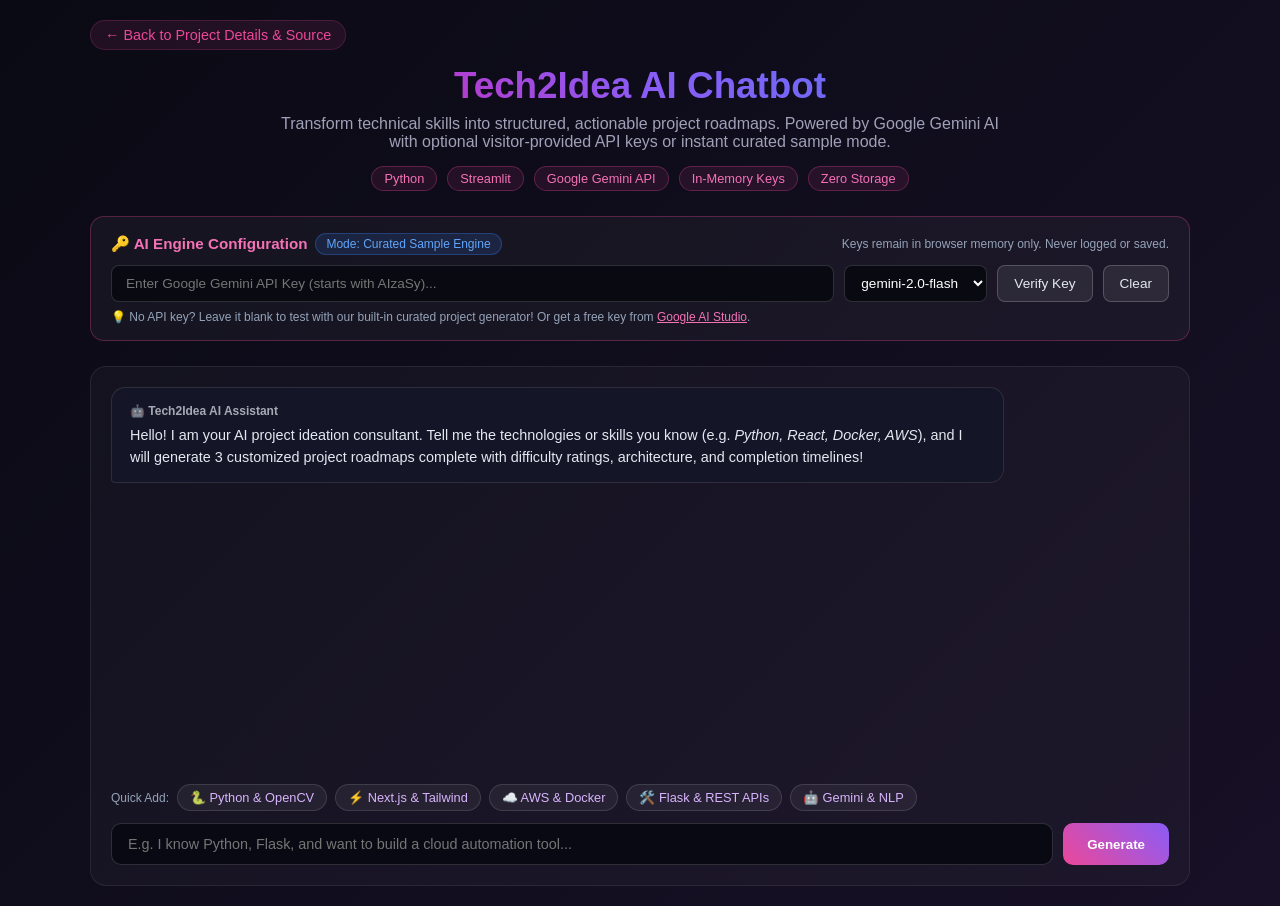
<file: public/projects/tech2idea-chatbot/index.html>
<!DOCTYPE html>
<html lang="en">
<head>
    <meta charset="UTF-8">
    <meta name="viewport" content="width=device-width, initial-scale=1.0">
    <title>Tech2Idea AI Chatbot — Live Interactive Demo</title>
    <style>
        * {
            margin: 0;
            padding: 0;
            box-sizing: border-box;
        }
        
        body {
            font-family: -apple-system, BlinkMacSystemFont, 'Segoe UI', Roboto, Helvetica, Arial, sans-serif;
            background: linear-gradient(135deg, #0a0a14 0%, #171026 100%);
            color: #ffffff;
            min-height: 100vh;
            padding: 20px;
        }
        
        .container {
            max-width: 1100px;
            margin: 0 auto;
        }

        .back-nav {
            display: inline-flex;
            align-items: center;
            gap: 6px;
            color: #ec4899;
            text-decoration: none;
            font-size: 0.9rem;
            margin-bottom: 15px;
            padding: 6px 14px;
            background: rgba(236, 72, 153, 0.1);
            border: 1px solid rgba(236, 72, 153, 0.2);
            border-radius: 20px;
            transition: all 0.2s;
        }
        .back-nav:hover {
            background: rgba(236, 72, 153, 0.2);
        }
        
        .header {
            text-align: center;
            margin-bottom: 25px;
        }
        
        .header h1 {
            font-size: 2.3rem;
            margin-bottom: 8px;
            background: linear-gradient(45deg, #ff007f, #8b5cf6, #3b82f6);
            -webkit-background-clip: text;
            -webkit-text-fill-color: transparent;
        }
        
        .header p {
            color: #a0a0b8;
            font-size: 1rem;
            max-width: 750px;
            margin: 0 auto;
        }
        
        .badges-bar {
            display: flex;
            gap: 10px;
            justify-content: center;
            margin: 15px 0;
            flex-wrap: wrap;
        }
        
        .tech-badge {
            background: rgba(236, 72, 153, 0.1);
            border: 1px solid rgba(236, 72, 153, 0.3);
            padding: 4px 12px;
            border-radius: 20px;
            font-size: 0.8rem;
            color: #f472b6;
        }

        /* API Key Banner */
        .api-panel {
            background: rgba(255, 255, 255, 0.04);
            border: 1px solid rgba(236, 72, 153, 0.3);
            border-radius: 14px;
            padding: 16px 20px;
            margin-bottom: 25px;
        }

        .api-panel-header {
            display: flex;
            align-items: center;
            justify-content: space-between;
            margin-bottom: 10px;
            flex-wrap: wrap;
            gap: 10px;
        }

        .api-panel-title {
            font-size: 0.95rem;
            font-weight: 600;
            color: #f472b6;
            display: flex;
            align-items: center;
            gap: 8px;
        }

        .mode-pill {
            font-size: 0.75rem;
            padding: 3px 10px;
            border-radius: 12px;
            font-weight: 500;
        }
        .mode-sample {
            background: rgba(59, 130, 246, 0.15);
            color: #60a5fa;
            border: 1px solid rgba(59, 130, 246, 0.3);
        }
        .mode-live {
            background: rgba(34, 197, 94, 0.15);
            color: #4ade80;
            border: 1px solid rgba(34, 197, 94, 0.3);
        }

        .api-inputs {
            display: flex;
            gap: 10px;
            flex-wrap: wrap;
        }

        .input-text {
            flex: 1;
            min-width: 250px;
            background: #090912;
            border: 1px solid rgba(255, 255, 255, 0.15);
            border-radius: 8px;
            padding: 9px 14px;
            font-size: 0.85rem;
            color: #ffffff;
            outline: none;
        }
        .input-text:focus {
            border-color: #ec4899;
        }

        .select-box {
            background: #090912;
            border: 1px solid rgba(255, 255, 255, 0.15);
            border-radius: 8px;
            padding: 9px 12px;
            font-size: 0.85rem;
            color: #ffffff;
            outline: none;
        }

        .btn-small {
            background: rgba(255, 255, 255, 0.08);
            border: 1px solid rgba(255, 255, 255, 0.2);
            color: #e2e8f0;
            padding: 9px 16px;
            border-radius: 8px;
            font-size: 0.85rem;
            cursor: pointer;
            transition: all 0.2s;
        }
        .btn-small:hover {
            background: rgba(255, 255, 255, 0.16);
        }

        /* Chat Layout */
        .chat-container {
            background: rgba(255, 255, 255, 0.03);
            border: 1px solid rgba(255, 255, 255, 0.08);
            border-radius: 16px;
            padding: 20px;
            display: flex;
            flex-direction: column;
            height: 520px;
        }

        .messages-list {
            flex: 1;
            overflow-y: auto;
            padding-right: 8px;
            margin-bottom: 15px;
            display: flex;
            flex-direction: column;
            gap: 14px;
        }

        .msg-bubble {
            max-width: 85%;
            padding: 14px 18px;
            border-radius: 14px;
            font-size: 0.9rem;
            line-height: 1.5;
            position: relative;
        }

        .msg-user {
            align-self: flex-end;
            background: linear-gradient(135deg, #ec4899 0%, #8b5cf6 100%);
            color: #ffffff;
            border-bottom-right-radius: 4px;
        }

        .msg-ai {
            align-self: flex-start;
            background: #151528;
            border: 1px solid rgba(255, 255, 255, 0.1);
            color: #e2e8f0;
            border-bottom-left-radius: 4px;
        }

        .msg-author {
            font-size: 0.75rem;
            font-weight: 600;
            margin-bottom: 5px;
            opacity: 0.7;
        }

        .skill-chips {
            display: flex;
            flex-wrap: wrap;
            gap: 8px;
            margin-bottom: 12px;
        }

        .chip {
            background: rgba(255, 255, 255, 0.06);
            border: 1px solid rgba(255, 255, 255, 0.12);
            color: #d8b4fe;
            padding: 5px 12px;
            border-radius: 16px;
            font-size: 0.8rem;
            cursor: pointer;
            transition: all 0.2s;
        }
        .chip:hover {
            border-color: #ec4899;
            background: rgba(236, 72, 153, 0.15);
            transform: translateY(-1px);
        }

        .input-row {
            display: flex;
            gap: 10px;
        }

        .chat-input {
            flex: 1;
            background: #090914;
            border: 1px solid rgba(255, 255, 255, 0.15);
            border-radius: 10px;
            padding: 12px 16px;
            color: white;
            font-size: 0.9rem;
            outline: none;
        }
        .chat-input:focus {
            border-color: #ec4899;
        }

        .send-btn {
            background: linear-gradient(45deg, #ec4899, #8b5cf6);
            border: none;
            color: white;
            padding: 0 24px;
            border-radius: 10px;
            font-weight: 600;
            cursor: pointer;
            transition: all 0.2s;
        }
        .send-btn:hover {
            opacity: 0.9;
            transform: translateY(-1px);
        }
        .send-btn:disabled {
            opacity: 0.5;
            cursor: not-allowed;
            transform: none;
        }

        .loading-dots {
            display: inline-block;
        }
        .loading-dots::after {
            content: '...';
            animation: dots 1.5s infinite;
        }
        @keyframes dots {
            0%, 20% { content: '.'; }
            40% { content: '..'; }
            60%, 100% { content: '...'; }
        }

        .project-card-output {
            background: #0e0e1c;
            border: 1px solid rgba(139, 92, 246, 0.3);
            border-radius: 10px;
            padding: 12px;
            margin-top: 10px;
        }
        .project-card-title {
            font-weight: 700;
            color: #38bdf8;
            margin-bottom: 4px;
        }
        .project-card-tools {
            font-size: 0.75rem;
            color: #a78bfa;
            margin-bottom: 6px;
        }
    </style>
</head>
<body>
    <div class="container">
        <a href="/projects/tech2idea-chatbot" class="back-nav">
            ← Back to Project Details & Source
        </a>

        <div class="header">
            <h1>Tech2Idea AI Chatbot</h1>
            <p>Transform technical skills into structured, actionable project roadmaps. Powered by Google Gemini AI with optional visitor-provided API keys or instant curated sample mode.</p>
            <div class="badges-bar">
                <span class="tech-badge">Python</span>
                <span class="tech-badge">Streamlit</span>
                <span class="tech-badge">Google Gemini API</span>
                <span class="tech-badge">In-Memory Keys</span>
                <span class="tech-badge">Zero Storage</span>
            </div>
        </div>

        <!-- API Key Configuration Panel -->
        <div class="api-panel">
            <div class="api-panel-header">
                <div class="api-panel-title">
                    <span>🔑 AI Engine Configuration</span>
                    <span id="modeBadge" class="mode-pill mode-sample">Mode: Curated Sample Engine</span>
                </div>
                <div style="font-size: 0.75rem; color: #94a3b8;">
                    Keys remain in browser memory only. Never logged or saved.
                </div>
            </div>

            <div class="api-inputs">
                <input
                    type="password"
                    id="apiKeyInput"
                    class="input-text"
                    placeholder="Enter Google Gemini API Key (starts with AIzaSy)..."
                    oninput="handleKeyChange()"
                />
                <select id="modelSelect" class="select-box">
                    <option value="gemini-2.0-flash">gemini-2.0-flash</option>
                    <option value="gemini-1.5-pro">gemini-1.5-pro</option>
                    <option value="gemini-1.5-flash">gemini-1.5-flash</option>
                </select>
                <button class="btn-small" onclick="testKey()">Verify Key</button>
                <button class="btn-small" onclick="clearKey()">Clear</button>
            </div>
            <div id="keyNotice" style="font-size: 0.75rem; color: #94a3b8; margin-top: 8px;">
                💡 No API key? Leave it blank to test with our built-in curated project generator! Or get a free key from <a href="https://aistudio.google.com/app/apikey" target="_blank" rel="noopener noreferrer" style="color: #f472b6; text-decoration: underline;">Google AI Studio</a>.
            </div>
        </div>

        <!-- Chat Container -->
        <div class="chat-container">
            <div class="messages-list" id="messagesList">
                <div class="msg-bubble msg-ai">
                    <div class="msg-author">🤖 Tech2Idea AI Assistant</div>
                    <div>
                        Hello! I am your AI project ideation consultant. Tell me the technologies or skills you know (e.g. <em>Python, React, Docker, AWS</em>), and I will generate 3 customized project roadmaps complete with difficulty ratings, architecture, and completion timelines!
                    </div>
                </div>
            </div>

            <!-- Quick Skill Pills -->
            <div class="skill-chips">
                <span style="font-size: 0.75rem; color: #94a3b8; align-self: center;">Quick Add:</span>
                <span class="chip" onclick="addSkill('Python, OpenCV')">🐍 Python & OpenCV</span>
                <span class="chip" onclick="addSkill('Next.js, Tailwind CSS')">⚡ Next.js & Tailwind</span>
                <span class="chip" onclick="addSkill('AWS EC2, Docker, Linux')">☁️ AWS & Docker</span>
                <span class="chip" onclick="addSkill('Flask, SQLite, REST APIs')">🛠️ Flask & REST APIs</span>
                <span class="chip" onclick="addSkill('Generative AI, Gemini, NLP')">🤖 Gemini & NLP</span>
            </div>

            <!-- Input Bar -->
            <div class="input-row">
                <input
                    type="text"
                    id="chatInput"
                    class="chat-input"
                    placeholder="E.g. I know Python, Flask, and want to build a cloud automation tool..."
                    onkeypress="handleKeyPress(event)"
                />
                <button id="sendBtn" class="send-btn" onclick="sendMessage()">Generate</button>
            </div>
        </div>
    </div>

    <script>
        let visitorKey = '';

        function handleKeyChange() {
            const input = document.getElementById('apiKeyInput');
            visitorKey = input.value.trim();
            const badge = document.getElementById('modeBadge');
            
            if (visitorKey.startsWith('AIzaSy')) {
                badge.className = 'mode-pill mode-live';
                badge.textContent = 'Mode: Live Gemini 2.0 Flash';
            } else if (visitorKey.length > 0) {
                badge.className = 'mode-pill mode-sample';
                badge.textContent = 'Mode: Invalid Key Format';
            } else {
                badge.className = 'mode-pill mode-sample';
                badge.textContent = 'Mode: Curated Sample Engine';
            }
        }

        async function testKey() {
            if (!visitorKey) {
                alert('Please enter a Google Gemini API key first (starts with AIzaSy).');
                return;
            }
            const notice = document.getElementById('keyNotice');
            notice.textContent = 'Verifying key with Google Gemini API proxy...';
            notice.style.color = '#38bdf8';

            try {
                const res = await fetch('/api/ai-proxy', {
                    method: 'POST',
                    headers: { 'Content-Type': 'application/json' },
                    body: JSON.stringify({
                        provider: 'gemini',
                        apiKey: visitorKey,
                        action: 'test'
                    })
                });
                const data = await res.json();
                if (res.ok && data.success) {
                    notice.textContent = '✅ API Key successfully verified with Google AI Studio!';
                    notice.style.color = '#4ade80';
                } else {
                    notice.textContent = `❌ Verification failed: ${data.error || 'Invalid credentials'}`;
                    notice.style.color = '#f87171';
                }
            } catch (err) {
                notice.textContent = '❌ Failed to reach proxy endpoint.';
                notice.style.color = '#f87171';
            }
        }

        function clearKey() {
            document.getElementById('apiKeyInput').value = '';
            visitorKey = '';
            handleKeyChange();
            document.getElementById('keyNotice').innerHTML = '💡 Cleared API key. Switched to Curated Sample Engine.';
            document.getElementById('keyNotice').style.color = '#94a3b8';
        }

        function addSkill(skillText) {
            const input = document.getElementById('chatInput');
            if (input.value.trim().length > 0) {
                input.value += `, ${skillText}`;
            } else {
                input.value = `I know ${skillText}`;
            }
            input.focus();
        }

        function handleKeyPress(e) {
            if (e.key === 'Enter') {
                sendMessage();
            }
        }

        async function sendMessage() {
            const input = document.getElementById('chatInput');
            const prompt = input.value.trim();
            if (!prompt) return;

            input.value = '';
            const sendBtn = document.getElementById('sendBtn');
            sendBtn.disabled = true;

            appendMessage('user', prompt);

            // Append loading indicator
            const loadingMsg = appendMessage('ai', '<span class="loading-dots">Generating custom project roadmaps</span>');

            const model = document.getElementById('modelSelect').value;

            if (visitorKey && visitorKey.startsWith('AIzaSy')) {
                // Call live API proxy
                try {
                    const systemPrompt = `You are Tech2Idea, an expert software architecture consultant. Given the user's skills, generate exactly 3 unique project ideas. For each idea include: 1. Project Name, 2. Required Tools/Technologies, 3. Brief Description, 4. Difficulty Level (Beginner/Intermediate/Advanced), 5. Estimated Time to Complete. Be clear and direct.`;
                    
                    const res = await fetch('/api/ai-proxy', {
                        method: 'POST',
                        headers: { 'Content-Type': 'application/json' },
                        body: JSON.stringify({
                            provider: 'gemini',
                            apiKey: visitorKey,
                            model,
                            prompt,
                            systemPrompt
                        })
                    });

                    const data = await res.json();
                    if (res.ok && data.success) {
                        loadingMsg.innerHTML = formatMarkdown(data.text);
                    } else {
                        loadingMsg.innerHTML = `<span style="color: #f87171;">⚠️ Error from Gemini: ${data.error || 'Failed to generate response'}. Falling back to sample mode below:</span><br><br>${getCuratedIdeas(prompt)}`;
                    }
                } catch (err) {
                    loadingMsg.innerHTML = `<span style="color: #f87171;">⚠️ Network connection error. Showing curated projects for your skills:</span><br><br>${getCuratedIdeas(prompt)}`;
                }
            } else {
                // Curated Sample Engine
                setTimeout(() => {
                    loadingMsg.innerHTML = `<em>(Generated in Sample Mode — Provide a Gemini key above for live unconstrained generations)</em><br><br>${getCuratedIdeas(prompt)}`;
                }, 700);
            }

            sendBtn.disabled = false;
        }

        function appendMessage(role, htmlContent) {
            const list = document.getElementById('messagesList');
            const bubble = document.createElement('div');
            bubble.className = `msg-bubble msg-${role}`;
            
            const author = document.createElement('div');
            author.className = 'msg-author';
            author.textContent = role === 'user' ? '👤 You' : '🤖 Tech2Idea AI';
            
            const content = document.createElement('div');
            content.innerHTML = htmlContent;
            
            bubble.appendChild(author);
            bubble.appendChild(content);
            list.appendChild(bubble);
            list.scrollTop = list.scrollHeight;
            return content;
        }

        function formatMarkdown(text) {
            return text
                .replace(/\n\n/g, '<br><br>')
                .replace(/\n/g, '<br>')
                .replace(/\*\*(.*?)\*\*/g, '<strong>$1</strong>')
                .replace(/\*(.*?)\*/g, '<em>$1</em>');
        }

        function getCuratedIdeas(prompt) {
            const lower = prompt.toLowerCase();
            if (lower.includes('cloud') || lower.includes('aws') || lower.includes('docker')) {
                return `
                    <div class="project-card-output">
                        <div class="project-card-title">1. Automated Multi-Cloud Disaster Recovery Orchestrator</div>
                        <div class="project-card-tools">Tools: AWS EC2, S3, Docker, Python Boto3, Linux systemd</div>
                        <p style="font-size: 0.85rem; margin-bottom: 4px;">Continuously monitors cloud instance health, takes automated EBS snapshots, and triggers cold-standby provisioning in alternate AWS availability zones.</p>
                        <div style="font-size: 0.75rem; color: #34d399;">Difficulty: Intermediate • Est. Time: 3 weeks</div>
                    </div>
                    <div class="project-card-output">
                        <div class="project-card-title">2. Serverless Cloud Cost Anomaly Sentinel</div>
                        <div class="project-card-tools">Tools: Python, AWS CloudWatch, Cost Explorer API, Webhooks</div>
                        <p style="font-size: 0.85rem; margin-bottom: 4px;">Detects unusual computing spikes across EC2 and RDS resources, calculating daily deviation metrics and dispatching automated Discord/Slack alert summaries.</p>
                        <div style="font-size: 0.75rem; color: #34d399;">Difficulty: Beginner-Intermediate • Est. Time: 10 days</div>
                    </div>
                    <div class="project-card-output">
                        <div class="project-card-title">3. Secure Containerized CI/CD Security Auditor</div>
                        <div class="project-card-tools">Tools: Docker, Trivy, GitHub Actions, Python, Flask</div>
                        <p style="font-size: 0.85rem; margin-bottom: 4px;">A webhook-triggered service analyzing Dockerfiles and base images for CVE vulnerabilities and exposed secret keys prior to deployment.</p>
                        <div style="font-size: 0.75rem; color: #34d399;">Difficulty: Advanced • Est. Time: 4 weeks</div>
                    </div>
                `;
            } else if (lower.includes('vision') || lower.includes('opencv') || lower.includes('gesture')) {
                return `
                    <div class="project-card-output">
                        <div class="project-card-title">1. Touchless Virtual Presentation Assistant</div>
                        <div class="project-card-tools">Tools: Python, OpenCV, MediaPipe, PyAutoGUI</div>
                        <p style="font-size: 0.85rem; margin-bottom: 4px;">Real-time hand tracking system converting swipes, pinch gestures, and laser-pointer poses into slide changes and digital whiteboard highlights.</p>
                        <div style="font-size: 0.75rem; color: #34d399;">Difficulty: Intermediate • Est. Time: 2 weeks</div>
                    </div>
                    <div class="project-card-output">
                        <div class="project-card-title">2. AI Ergonomics & Posture Guardian</div>
                        <div class="project-card-tools">Tools: Python, MediaPipe Pose, Tkinter, Pyttsx3</div>
                        <p style="font-size: 0.85rem; margin-bottom: 4px;">Analyzes webcam feeds for neck angle and spinal curvature, alerting desk workers via discreet audio chimes when slouching persists over 3 minutes.</p>
                        <div style="font-size: 0.75rem; color: #34d399;">Difficulty: Intermediate • Est. Time: 12 days</div>
                    </div>
                    <div class="project-card-output">
                        <div class="project-card-title">3. Sign Language Alphabet Digitizer</div>
                        <div class="project-card-tools">Tools: Python, OpenCV, MediaPipe, Scikit-Learn, Streamlit</div>
                        <p style="font-size: 0.85rem; margin-bottom: 4px;">Translates American Sign Language (ASL) finger spelling into text streams and speech audio with 95%+ classification accuracy.</p>
                        <div style="font-size: 0.75rem; color: #34d399;">Difficulty: Advanced • Est. Time: 3 weeks</div>
                    </div>
                `;
            } else {
                return `
                    <div class="project-card-output">
                        <div class="project-card-title">1. Full-Stack Algorithmic Code Review Bot</div>
                        <div class="project-card-tools">Tools: Next.js, Python FastAPI, Google Gemini API, GitHub REST API</div>
                        <p style="font-size: 0.85rem; margin-bottom: 4px;">Analyzes Pull Requests for security anti-patterns, time complexity bottlenecks, and code style violations, commenting suggestions automatically.</p>
                        <div style="font-size: 0.75rem; color: #34d399;">Difficulty: Intermediate • Est. Time: 3 weeks</div>
                    </div>
                    <div class="project-card-output">
                        <div class="project-card-title">2. Real-Time Collaborative Markdown Documentation Hub</div>
                        <div class="project-card-tools">Tools: React, Node.js / Flask, WebSockets, SQLite</div>
                        <p style="font-size: 0.85rem; margin-bottom: 4px;">Enables engineering teams to co-author architectural decision records (ADRs) and API specs with live cursor presence and version history.</p>
                        <div style="font-size: 0.75rem; color: #34d399;">Difficulty: Intermediate • Est. Time: 2 weeks</div>
                    </div>
                    <div class="project-card-output">
                        <div class="project-card-title">3. Intelligent Resume ATS Matcher & Interview Simulator</div>
                        <div class="project-card-tools">Tools: Python, Flask, PyPDF2, Gemini Flash, Tailwind CSS</div>
                        <p style="font-size: 0.85rem; margin-bottom: 4px;">Compares candidate resume text against job descriptions, identifying missing skills and generating targeted technical mock-interview questions.</p>
                        <div style="font-size: 0.75rem; color: #34d399;">Difficulty: Advanced • Est. Time: 4 weeks</div>
                    </div>
                `;
            }
        }
    </script>
</body>
</html>
</file>
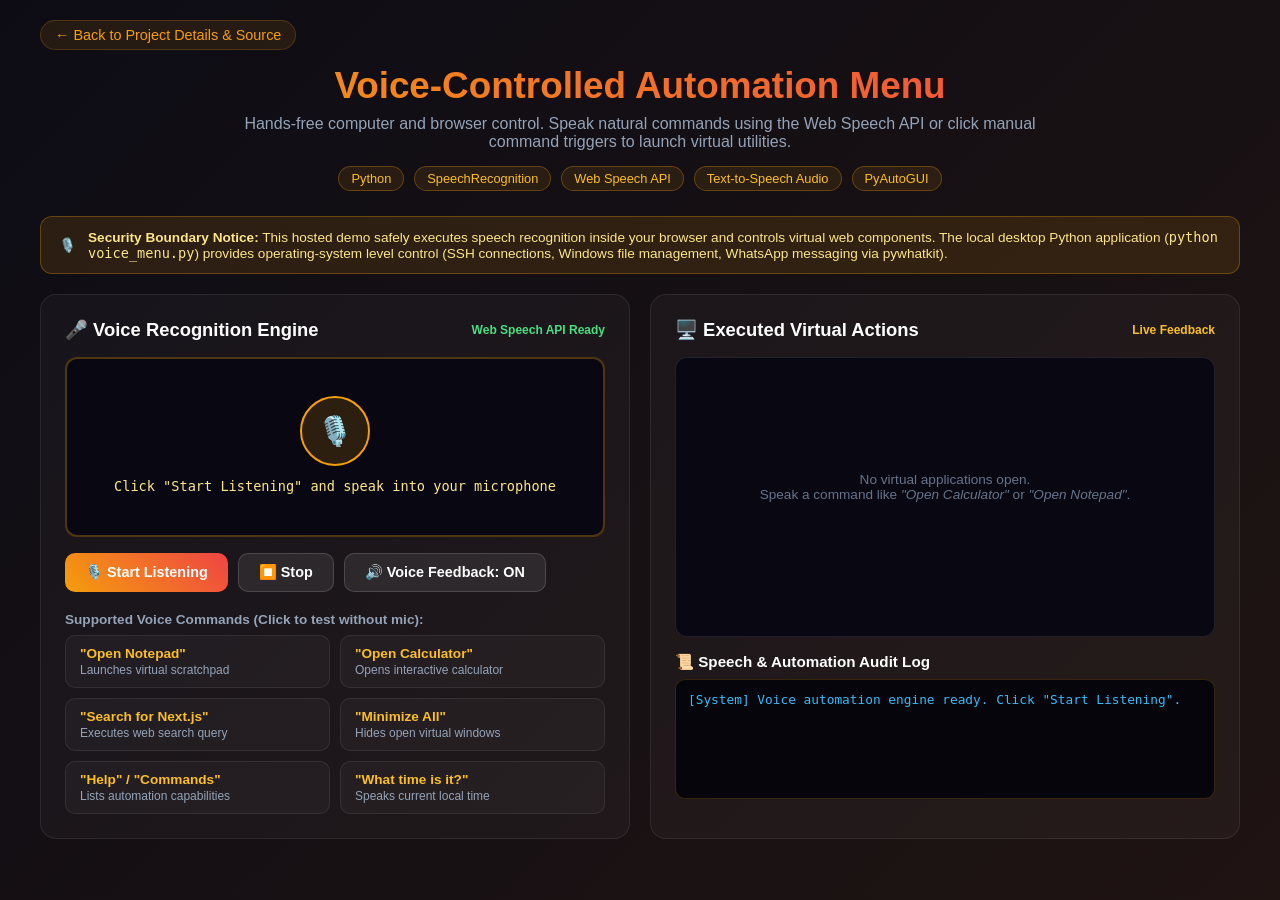
<file: public/projects/voice-automation-menu/index.html>
<!DOCTYPE html>
<html lang="en">
<head>
    <meta charset="UTF-8">
    <meta name="viewport" content="width=device-width, initial-scale=1.0">
    <title>Voice-Controlled Automation Menu — Live Interactive Demo</title>
    <style>
        * {
            margin: 0;
            padding: 0;
            box-sizing: border-box;
        }
        
        body {
            font-family: -apple-system, BlinkMacSystemFont, 'Segoe UI', Roboto, Helvetica, Arial, sans-serif;
            background: linear-gradient(135deg, #0d0c15 0%, #1f1412 100%);
            color: #ffffff;
            min-height: 100vh;
            padding: 20px;
        }
        
        .container {
            max-width: 1200px;
            margin: 0 auto;
        }

        .back-nav {
            display: inline-flex;
            align-items: center;
            gap: 6px;
            color: #f59e0b;
            text-decoration: none;
            font-size: 0.9rem;
            margin-bottom: 15px;
            padding: 6px 14px;
            background: rgba(245, 158, 11, 0.1);
            border: 1px solid rgba(245, 158, 11, 0.2);
            border-radius: 20px;
            transition: all 0.2s;
        }
        .back-nav:hover {
            background: rgba(245, 158, 11, 0.2);
        }
        
        .header {
            text-align: center;
            margin-bottom: 25px;
        }
        
        .header h1 {
            font-size: 2.3rem;
            margin-bottom: 8px;
            background: linear-gradient(45deg, #f59e0b, #ef4444);
            -webkit-background-clip: text;
            -webkit-text-fill-color: transparent;
        }
        
        .header p {
            color: #94a3b8;
            font-size: 1rem;
            max-width: 800px;
            margin: 0 auto;
        }
        
        .badges-bar {
            display: flex;
            gap: 10px;
            justify-content: center;
            margin: 15px 0;
            flex-wrap: wrap;
        }
        
        .tech-badge {
            background: rgba(245, 158, 11, 0.1);
            border: 1px solid rgba(245, 158, 11, 0.3);
            padding: 4px 12px;
            border-radius: 20px;
            font-size: 0.8rem;
            color: #fbbf24;
        }

        .notice-banner {
            background: rgba(245, 158, 11, 0.12);
            border: 1px solid rgba(245, 158, 11, 0.3);
            border-radius: 12px;
            padding: 12px 18px;
            margin-bottom: 20px;
            font-size: 0.85rem;
            color: #fde68a;
            display: flex;
            align-items: center;
            gap: 12px;
        }

        .main-layout {
            display: grid;
            grid-template-columns: 1fr 1fr;
            gap: 20px;
        }
        @media (max-width: 900px) {
            .main-layout { grid-template-columns: 1fr; }
        }

        .panel {
            background: rgba(255, 255, 255, 0.03);
            border: 1px solid rgba(255, 255, 255, 0.08);
            border-radius: 16px;
            padding: 24px;
        }

        .panel-title {
            font-size: 1.15rem;
            font-weight: 600;
            color: #ffffff;
            margin-bottom: 16px;
            display: flex;
            align-items: center;
            justify-content: space-between;
        }

        /* Voice Visualizer */
        .visualizer-box {
            background: #090812;
            border: 2px solid rgba(245, 158, 11, 0.3);
            border-radius: 12px;
            height: 180px;
            display: flex;
            flex-direction: column;
            align-items: center;
            justify-content: center;
            margin-bottom: 16px;
            position: relative;
            overflow: hidden;
        }

        .mic-orb {
            width: 70px;
            height: 70px;
            border-radius: 50%;
            background: rgba(245, 158, 11, 0.15);
            border: 2px solid #f59e0b;
            display: flex;
            align-items: center;
            justify-content: center;
            font-size: 1.8rem;
            transition: all 0.3s;
        }
        .mic-orb.listening {
            animation: pulseOrb 1.2s infinite alternate;
            background: rgba(239, 68, 68, 0.25);
            border-color: #ef4444;
        }
        @keyframes pulseOrb {
            from { transform: scale(1); box-shadow: 0 0 10px rgba(239, 68, 68, 0.3); }
            to { transform: scale(1.15); box-shadow: 0 0 30px rgba(239, 68, 68, 0.7); }
        }

        .transcript-live {
            margin-top: 12px;
            font-size: 0.85rem;
            color: #fde68a;
            font-family: monospace;
            min-height: 20px;
            text-align: center;
            padding: 0 15px;
        }

        .controls-row {
            display: flex;
            gap: 10px;
            margin-bottom: 20px;
            flex-wrap: wrap;
        }

        .btn {
            background: linear-gradient(45deg, #f59e0b, #ef4444);
            border: none;
            color: white;
            padding: 10px 20px;
            border-radius: 10px;
            font-size: 0.9rem;
            font-weight: 600;
            cursor: pointer;
            transition: all 0.2s;
            display: inline-flex;
            align-items: center;
            gap: 8px;
        }
        .btn:hover {
            transform: translateY(-2px);
            box-shadow: 0 4px 15px rgba(245, 158, 11, 0.3);
        }
        .btn-secondary {
            background: rgba(255, 255, 255, 0.08);
            border: 1px solid rgba(255, 255, 255, 0.15);
        }
        .btn-secondary:hover {
            background: rgba(255, 255, 255, 0.15);
            box-shadow: none;
        }

        /* Voice Commands Grid */
        .cmd-grid {
            display: grid;
            grid-template-columns: repeat(2, 1fr);
            gap: 10px;
        }
        .cmd-pill {
            background: rgba(255, 255, 255, 0.03);
            border: 1px solid rgba(255, 255, 255, 0.08);
            border-radius: 10px;
            padding: 10px 14px;
            cursor: pointer;
            transition: all 0.2s;
            text-align: left;
        }
        .cmd-pill:hover {
            border-color: #f59e0b;
            background: rgba(245, 158, 11, 0.08);
            transform: translateY(-1px);
        }
        .cmd-title {
            font-size: 0.85rem;
            font-weight: 600;
            color: #fbbf24;
            margin-bottom: 2px;
        }
        .cmd-hint {
            font-size: 0.75rem;
            color: #94a3b8;
        }

        /* Virtual Desktop & Apps */
        .workspace {
            background: #090812;
            border: 1px solid rgba(255, 255, 255, 0.1);
            border-radius: 12px;
            min-height: 280px;
            padding: 14px;
            position: relative;
            margin-bottom: 16px;
        }

        .virtual-window {
            background: #181622;
            border: 1px solid rgba(255, 255, 255, 0.12);
            border-radius: 8px;
            margin-bottom: 12px;
            overflow: hidden;
            display: none;
            animation: fadeIn 0.3s ease;
        }
        .virtual-window.active { display: block; }

        .win-bar {
            background: #231f32;
            padding: 6px 12px;
            display: flex;
            justify-content: space-between;
            align-items: center;
            font-size: 0.8rem;
            font-weight: 600;
        }

        .calc-display {
            background: #000;
            color: #4ade80;
            font-family: monospace;
            font-size: 1.3rem;
            padding: 8px;
            text-align: right;
            border-radius: 4px;
            margin-bottom: 8px;
        }
        .calc-keys {
            display: grid;
            grid-template-columns: repeat(4, 1fr);
            gap: 4px;
        }
        .calc-btn {
            background: #2a253c;
            border: none;
            color: white;
            padding: 8px;
            border-radius: 4px;
            font-weight: bold;
            cursor: pointer;
        }
        .calc-btn:hover { background: #3b3454; }

        .transcript-log {
            background: #06050b;
            border: 1px solid rgba(245, 158, 11, 0.2);
            border-radius: 10px;
            padding: 12px;
            font-family: monospace;
            font-size: 0.8rem;
            height: 120px;
            overflow-y: auto;
        }
        .log-line { margin-bottom: 4px; }
        .log-info { color: #38bdf8; }
        .log-cmd { color: #facc15; }
        .log-act { color: #4ade80; }
    </style>
</head>
<body>
    <div class="container">
        <a href="/projects/voice-automation-menu" class="back-nav">
            ← Back to Project Details & Source
        </a>

        <div class="header">
            <h1>Voice-Controlled Automation Menu</h1>
            <p>Hands-free computer and browser control. Speak natural commands using the Web Speech API or click manual command triggers to launch virtual utilities.</p>
            <div class="badges-bar">
                <span class="tech-badge">Python</span>
                <span class="tech-badge">SpeechRecognition</span>
                <span class="tech-badge">Web Speech API</span>
                <span class="tech-badge">Text-to-Speech Audio</span>
                <span class="tech-badge">PyAutoGUI</span>
            </div>
        </div>

        <div class="notice-banner">
            <div>🎙️</div>
            <div>
                <strong>Security Boundary Notice:</strong> This hosted demo safely executes speech recognition inside your browser and controls virtual web components. The local desktop Python application (<span style="font-family: monospace;">python voice_menu.py</span>) provides operating-system level control (SSH connections, Windows file management, WhatsApp messaging via pywhatkit).
            </div>
        </div>

        <div class="main-layout">
            <!-- Left: Voice Recognition Engine -->
            <div class="panel">
                <div class="panel-title">
                    <span>🎤 Voice Recognition Engine</span>
                    <span id="speechSupportBadge" style="font-size: 0.75rem; color: #4ade80;">Web Speech API Ready</span>
                </div>

                <div class="visualizer-box">
                    <div class="mic-orb" id="micOrb">🎙️</div>
                    <div class="transcript-live" id="liveTranscript">Click "Start Listening" and speak into your microphone</div>
                </div>

                <div class="controls-row">
                    <button class="btn" id="listenBtn" onclick="toggleListening()">
                        <span>🎙️ Start Listening</span>
                    </button>
                    <button class="btn btn-secondary" onclick="stopListening()">
                        <span>⏹️ Stop</span>
                    </button>
                    <button class="btn btn-secondary" onclick="toggleAudioFeedback()" id="audioToggleBtn">
                        <span>🔊 Voice Feedback: ON</span>
                    </button>
                </div>

                <div style="font-size: 0.85rem; font-weight: 600; color: #94a3b8; margin-bottom: 8px;">
                    Supported Voice Commands (Click to test without mic):
                </div>
                <div class="cmd-grid">
                    <div class="cmd-pill" onclick="executeCommand('open notepad')">
                        <div class="cmd-title">"Open Notepad"</div>
                        <div class="cmd-hint">Launches virtual scratchpad</div>
                    </div>
                    <div class="cmd-pill" onclick="executeCommand('open calculator')">
                        <div class="cmd-title">"Open Calculator"</div>
                        <div class="cmd-hint">Opens interactive calculator</div>
                    </div>
                    <div class="cmd-pill" onclick="executeCommand('google search Next.js 14')">
                        <div class="cmd-title">"Search for Next.js"</div>
                        <div class="cmd-hint">Executes web search query</div>
                    </div>
                    <div class="cmd-pill" onclick="executeCommand('minimize all')">
                        <div class="cmd-title">"Minimize All"</div>
                        <div class="cmd-hint">Hides open virtual windows</div>
                    </div>
                    <div class="cmd-pill" onclick="executeCommand('help')">
                        <div class="cmd-title">"Help" / "Commands"</div>
                        <div class="cmd-hint">Lists automation capabilities</div>
                    </div>
                    <div class="cmd-pill" onclick="executeCommand('time')">
                        <div class="cmd-title">"What time is it?"</div>
                        <div class="cmd-hint">Speaks current local time</div>
                    </div>
                </div>
            </div>

            <!-- Right: Sandboxed Virtual Apps & Action Log -->
            <div class="panel">
                <div class="panel-title">
                    <span>🖥️ Executed Virtual Actions</span>
                    <span style="font-size: 0.75rem; color: #fbbf24;">Live Feedback</span>
                </div>

                <div class="workspace" id="workspace">
                    <div id="emptyWorkspaceNotice" style="text-align: center; color: #64748b; font-size: 0.85rem; padding-top: 100px;">
                        No virtual applications open.<br>Speak a command like <em>"Open Calculator"</em> or <em>"Open Notepad"</em>.
                    </div>

                    <!-- Notepad Window -->
                    <div class="virtual-window" id="winNotepad">
                        <div class="win-bar">
                            <span>📝 Virtual Notepad</span>
                            <span style="cursor: pointer;" onclick="closeWin('winNotepad')">✕</span>
                        </div>
                        <div style="padding: 10px;">
                            <textarea style="width: 100%; height: 90px; background: transparent; border: none; color: #fff; font-family: monospace; resize: none; outline: none;" placeholder="Speech-triggered notepad. Type your notes here..."></textarea>
                        </div>
                    </div>

                    <!-- Calculator Window -->
                    <div class="virtual-window" id="winCalc" style="max-width: 240px; margin: 0 auto;">
                        <div class="win-bar">
                            <span>🔢 Virtual Calculator</span>
                            <span style="cursor: pointer;" onclick="closeWin('winCalc')">✕</span>
                        </div>
                        <div style="padding: 10px;">
                            <div class="calc-display" id="calcVal">0</div>
                            <div class="calc-keys">
                                <button class="calc-btn" onclick="calcInput('7')">7</button>
                                <button class="calc-btn" onclick="calcInput('8')">8</button>
                                <button class="calc-btn" onclick="calcInput('9')">9</button>
                                <button class="calc-btn" onclick="calcInput('/')">/</button>
                                <button class="calc-btn" onclick="calcInput('4')">4</button>
                                <button class="calc-btn" onclick="calcInput('5')">5</button>
                                <button class="calc-btn" onclick="calcInput('6')">6</button>
                                <button class="calc-btn" onclick="calcInput('*')">*</button>
                                <button class="calc-btn" onclick="calcInput('1')">1</button>
                                <button class="calc-btn" onclick="calcInput('2')">2</button>
                                <button class="calc-btn" onclick="calcInput('3')">3</button>
                                <button class="calc-btn" onclick="calcInput('-')">-</button>
                                <button class="calc-btn" onclick="calcClear()">C</button>
                                <button class="calc-btn" onclick="calcInput('0')">0</button>
                                <button class="calc-btn" onclick="calcEquals()">=</button>
                                <button class="calc-btn" onclick="calcInput('+')">+</button>
                            </div>
                        </div>
                    </div>
                </div>

                <div class="panel-title" style="font-size: 0.95rem; margin-top: 15px; margin-bottom: 8px;">
                    <span>📜 Speech & Automation Audit Log</span>
                </div>
                <div class="transcript-log" id="auditLog">
                    <div class="log-line log-info">[System] Voice automation engine ready. Click "Start Listening".</div>
                </div>
            </div>
        </div>
    </div>

    <script>
        let recognition = null;
        let isListening = false;
        let voiceFeedbackEnabled = true;

        // Initialize Web Speech API
        const SpeechRecognition = window.SpeechRecognition || window.webkitSpeechRecognition;

        if (SpeechRecognition) {
            recognition = new SpeechRecognition();
            recognition.continuous = true;
            recognition.interimResults = true;
            recognition.lang = 'en-US';

            recognition.onresult = (event) => {
                let interim = '';
                let final = '';

                for (let i = event.resultIndex; i < event.results.length; ++i) {
                    if (event.results[i].isFinal) {
                        final += event.results[i][0].transcript;
                    } else {
                        interim += event.results[i][0].transcript;
                    }
                }

                const liveEl = document.getElementById('liveTranscript');
                if (final) {
                    liveEl.textContent = `Recognized: "${final}"`;
                    executeCommand(final);
                } else if (interim) {
                    liveEl.textContent = `Hearing: "${interim}..."`;
                }
            };

            recognition.onerror = (event) => {
                logAudit(`Microphone error: ${event.error}`, 'info');
                stopListening();
            };

            recognition.onend = () => {
                if (isListening) {
                    // Auto-restart if continuous
                    recognition.start();
                }
            };
        } else {
            document.getElementById('speechSupportBadge').textContent = 'Web Speech not supported in this browser (use buttons)';
            document.getElementById('speechSupportBadge').style.color = '#f87171';
        }

        function toggleListening() {
            if (!recognition) {
                alert('Your browser does not support the Web Speech API. Please use the manual command buttons below.');
                return;
            }

            if (isListening) {
                stopListening();
            } else {
                try {
                    recognition.start();
                    isListening = true;
                    document.getElementById('micOrb').classList.add('listening');
                    document.getElementById('listenBtn').innerHTML = '<span>🔴 Listening...</span>';
                    document.getElementById('liveTranscript').textContent = 'Listening for commands... Speak clearly.';
                    logAudit('Speech recognition active. Listening for voice input...', 'info');
                } catch (e) {
                    console.error(e);
                }
            }
        }

        function stopListening() {
            if (recognition && isListening) {
                isListening = false;
                recognition.stop();
            }
            document.getElementById('micOrb').classList.remove('listening');
            document.getElementById('listenBtn').innerHTML = '<span>🎙️ Start Listening</span>';
            document.getElementById('liveTranscript').textContent = 'Listening paused.';
            logAudit('Speech recognition stopped.', 'info');
        }

        function speak(text) {
            if (!voiceFeedbackEnabled || !window.speechSynthesis) return;
            window.speechSynthesis.cancel();
            const utterance = new SpeechSynthesisUtterance(text);
            utterance.rate = 1.0;
            window.speechSynthesis.speak(utterance);
        }

        function toggleAudioFeedback() {
            voiceFeedbackEnabled = !voiceFeedbackEnabled;
            document.getElementById('audioToggleBtn').textContent = voiceFeedbackEnabled 
                ? '🔊 Voice Feedback: ON' 
                : '🔇 Voice Feedback: OFF';
        }

        function executeCommand(rawPhrase) {
            const phrase = rawPhrase.toLowerCase().trim();
            logAudit(`Command Trigger: "${phrase}"`, 'cmd');

            const emptyNotice = document.getElementById('emptyWorkspaceNotice');

            if (phrase.includes('notepad') || phrase.includes('notes')) {
                document.getElementById('winNotepad').classList.add('active');
                emptyNotice.style.display = 'none';
                logAudit('Action: Opened Virtual Notepad.', 'act');
                speak('Opening Notepad');
            } else if (phrase.includes('calculator') || phrase.includes('calc')) {
                document.getElementById('winCalc').classList.add('active');
                emptyNotice.style.display = 'none';
                logAudit('Action: Opened Virtual Calculator.', 'act');
                speak('Opening Calculator');
            } else if (phrase.includes('search') || phrase.includes('google')) {
                const query = phrase.replace(/.*(?:search for|search|google)/i, '').trim() || 'Next.js';
                logAudit(`Action: Executing web search query for "${query}"`, 'act');
                speak(`Searching for ${query}`);
                window.open(`https://www.google.com/search?q=${encodeURIComponent(query)}`, '_blank');
            } else if (phrase.includes('minimize') || phrase.includes('close all') || phrase.includes('hide')) {
                document.querySelectorAll('.virtual-window').forEach(w => w.classList.remove('active'));
                emptyNotice.style.display = 'block';
                logAudit('Action: Minimized all virtual windows.', 'act');
                speak('Minimizing all windows');
            } else if (phrase.includes('time') || phrase.includes('clock')) {
                const now = new Date().toLocaleTimeString();
                logAudit(`Action: Current time is ${now}`, 'act');
                speak(`The time is ${now}`);
            } else if (phrase.includes('help') || phrase.includes('command')) {
                logAudit('Action: Available commands: Notepad, Calculator, Google Search, Minimize, Time.', 'act');
                speak('Available commands include: Open Notepad, Open Calculator, Google Search, and Minimize All.');
            } else {
                logAudit(`Unrecognized phrase: "${phrase}". Say "help" for options.`, 'info');
            }
        }

        function closeWin(id) {
            document.getElementById(id).classList.remove('active');
            const openWins = document.querySelectorAll('.virtual-window.active');
            if (openWins.length === 0) {
                document.getElementById('emptyWorkspaceNotice').style.display = 'block';
            }
        }

        function logAudit(msg, type = 'info') {
            const logBox = document.getElementById('auditLog');
            const line = document.createElement('div');
            line.className = `log-line log-${type}`;
            const time = new Date().toLocaleTimeString();
            line.textContent = `[${time}] ${msg}`;
            logBox.appendChild(line);
            logBox.scrollTop = logBox.scrollHeight;
        }

        // Calculator Logic
        let calcExpr = '';
        function calcInput(char) {
            if (calcExpr === '0' && char !== '.') calcExpr = '';
            calcExpr += char;
            document.getElementById('calcVal').textContent = calcExpr;
        }
        function calcClear() {
            calcExpr = '0';
            document.getElementById('calcVal').textContent = calcExpr;
        }
        function calcEquals() {
            try {
                // Safely evaluate simple arithmetic
                if (/^[0-9+\-*/. ]+$/.test(calcExpr)) {
                    calcExpr = String(Function(`'use strict'; return (${calcExpr})`)());
                    document.getElementById('calcVal').textContent = calcExpr;
                    speak(`Result is ${calcExpr}`);
                }
            } catch (e) {
                document.getElementById('calcVal').textContent = 'Error';
                calcExpr = '';
            }
        }
    </script>
</body>
</html>
</file>
<file: projects_source/studysync-learning/frontend/css/style.css>
/* Reset and Base Styles */
* {
    margin: 0;
    padding: 0;
    box-sizing: border-box;
}

body {
    font-family: 'Inter', sans-serif;
    line-height: 1.6;
    color: #333;
    background-color: #f5f7fa;
}

/* Navigation */
.navbar {
    display: flex;
    justify-content: space-between;
    align-items: center;
    padding: 1rem 5%;
    background-color: white;
    box-shadow: 0 2px 4px rgba(0,0,0,0.1);
    position: fixed;
    width: 100%;
    top: 0;
    z-index: 1000;
}

.logo {
    font-size: 1.5rem;
    font-weight: 700;
    color: #2563eb;
}

.nav-links a {
    text-decoration: none;
    color: #4b5563;
    margin: 0 1rem;
    font-weight: 500;
    transition: color 0.3s ease;
}

.nav-links a:hover, .nav-links a.active {
    color: #2563eb;
}

/* Buttons */
.btn {
    padding: 0.5rem 1rem;
    border-radius: 0.375rem;
    font-weight: 500;
    cursor: pointer;
    transition: all 0.3s ease;
    border: none;
}

.btn-primary {
    background-color: #2563eb;
    color: white;
}

.btn-primary:hover {
    background-color: #1d4ed8;
}

.btn-login {
    background-color: transparent;
    color: #2563eb;
    border: 1px solid #2563eb;
    margin-right: 0.5rem;
}

.btn-signup {
    background-color: #2563eb;
    color: white;
}

/* Hero Section */
.hero {
    padding: 8rem 5% 4rem;
    text-align: center;
    background: linear-gradient(135deg, #f0f9ff 0%, #e0f2fe 100%);
}

.hero h1 {
    font-size: 3rem;
    color: #1e3a8a;
    margin-bottom: 1rem;
}

.hero p {
    font-size: 1.25rem;
    color: #4b5563;
    margin-bottom: 2rem;
}

/* Features Section */
.features {
    padding: 4rem 5%;
    background-color: white;
}

.features h2 {
    text-align: center;
    margin-bottom: 3rem;
    color: #1e3a8a;
}

.feature-grid {
    display: grid;
    grid-template-columns: repeat(auto-fit, minmax(250px, 1fr));
    gap: 2rem;
    max-width: 1200px;
    margin: 0 auto;
}

.feature-card {
    padding: 2rem;
    background-color: #f8fafc;
    border-radius: 0.5rem;
    box-shadow: 0 2px 4px rgba(0,0,0,0.05);
    transition: transform 0.3s ease;
}

.feature-card:hover {
    transform: translateY(-5px);
}

.feature-card h3 {
    color: #1e3a8a;
    margin-bottom: 1rem;
}

/* Study Rooms Section */
.study-rooms {
    padding: 4rem 5%;
    background-color: #f5f7fa;
}

.study-rooms h2 {
    text-align: center;
    margin-bottom: 3rem;
    color: #1e3a8a;
}

.room-grid {
    display: grid;
    grid-template-columns: repeat(auto-fit, minmax(300px, 1fr));
    gap: 2rem;
    max-width: 1200px;
    margin: 0 auto;
}

/* AI Tutor Section */
.ai-tutor {
    padding: 4rem 5%;
    background-color: white;
}

.ai-tutor h2 {
    text-align: center;
    margin-bottom: 3rem;
    color: #1e3a8a;
}

.chat-container {
    max-width: 800px;
    margin: 0 auto;
    background-color: #f8fafc;
    border-radius: 0.5rem;
    box-shadow: 0 2px 4px rgba(0,0,0,0.05);
    overflow: hidden;
}

.chat-messages {
    height: 400px;
    overflow-y: auto;
    padding: 1rem;
}

.chat-input {
    display: flex;
    padding: 1rem;
    background-color: white;
    border-top: 1px solid #e5e7eb;
}

.chat-input input {
    flex: 1;
    padding: 0.5rem;
    border: 1px solid #e5e7eb;
    border-radius: 0.375rem;
    margin-right: 0.5rem;
}

/* Footer */
footer {
    background-color: #1e3a8a;
    color: white;
    padding: 4rem 5% 2rem;
}

.footer-content {
    display: grid;
    grid-template-columns: repeat(auto-fit, minmax(200px, 1fr));
    gap: 2rem;
    max-width: 1200px;
    margin: 0 auto;
}

.footer-section h4 {
    margin-bottom: 1rem;
}

.footer-section a {
    display: block;
    color: #e5e7eb;
    text-decoration: none;
    margin-bottom: 0.5rem;
}

.footer-section a:hover {
    color: white;
}

.footer-bottom {
    text-align: center;
    margin-top: 2rem;
    padding-top: 2rem;
    border-top: 1px solid rgba(255,255,255,0.1);
}

/* Responsive Design */
@media (max-width: 768px) {
    .nav-links {
        display: none;
    }
    
    .hero h1 {
        font-size: 2rem;
    }
    
    .hero p {
        font-size: 1rem;
    }
}
</file>
